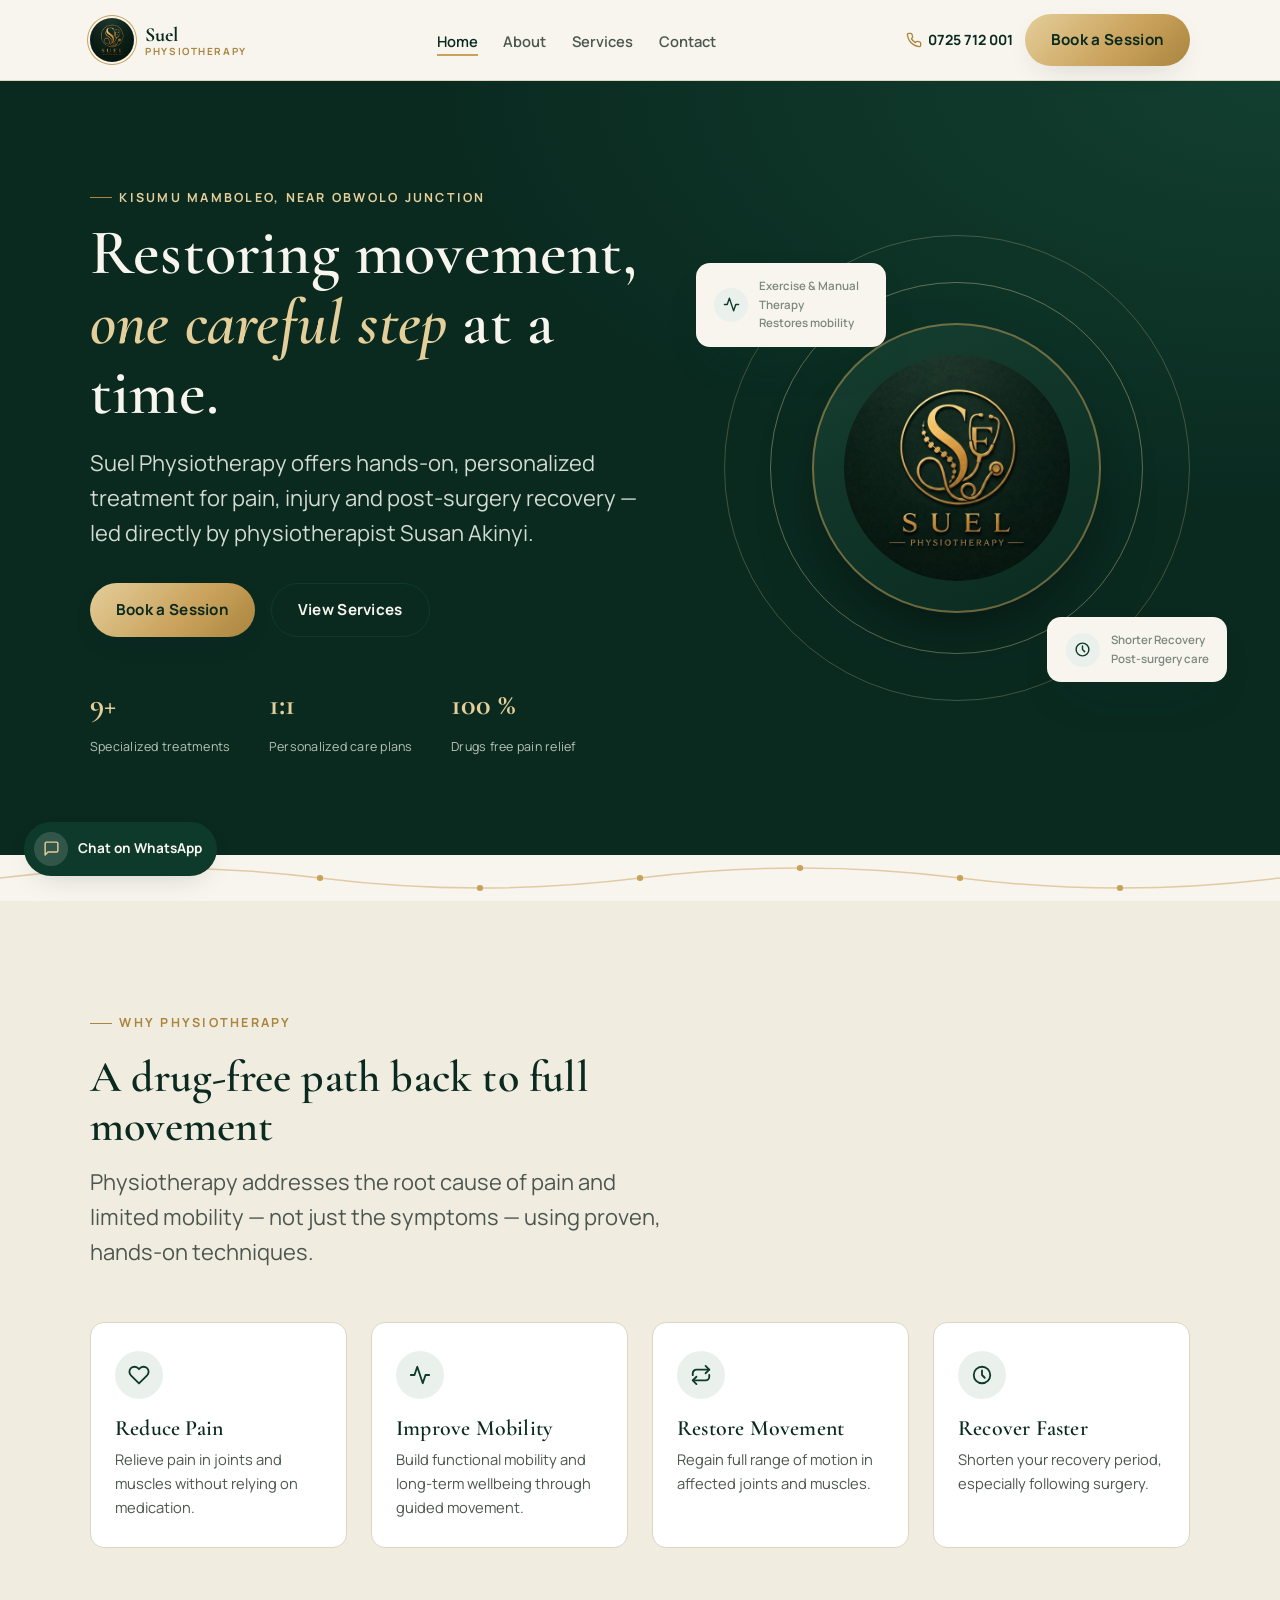
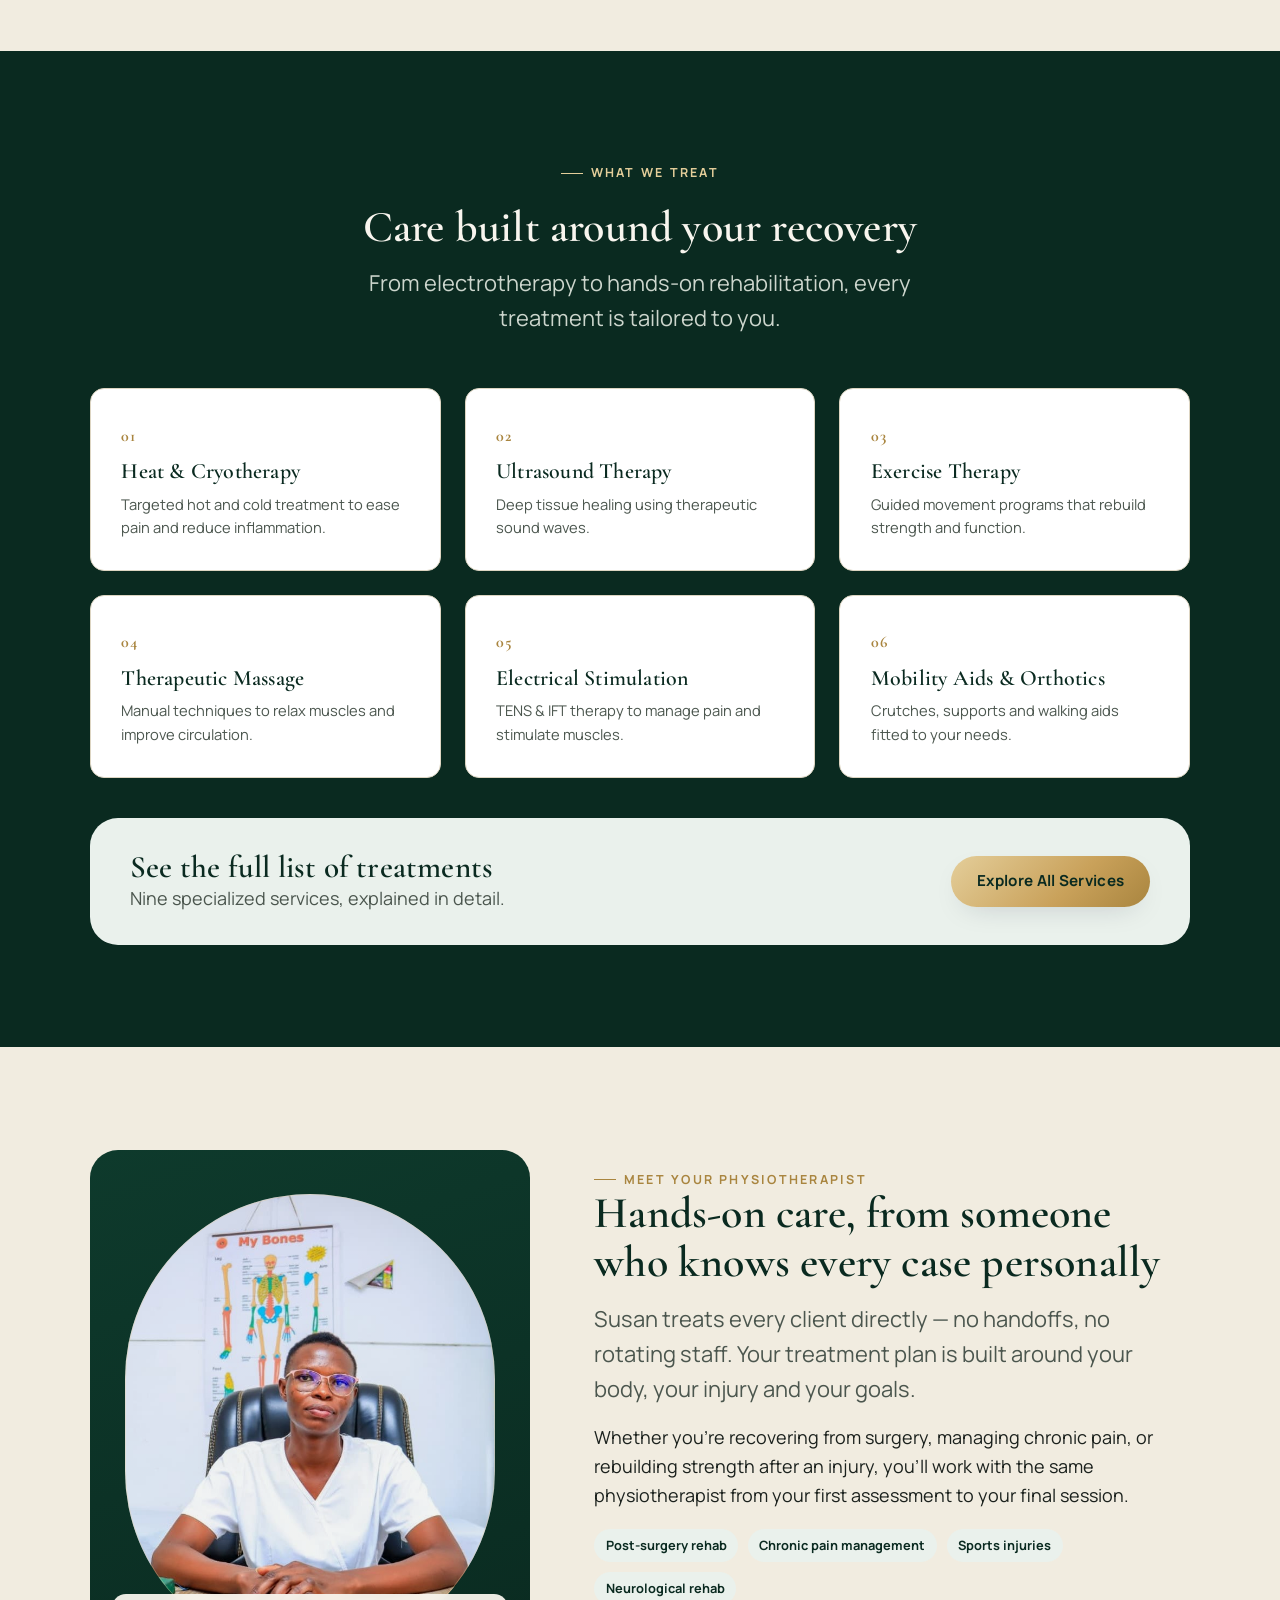
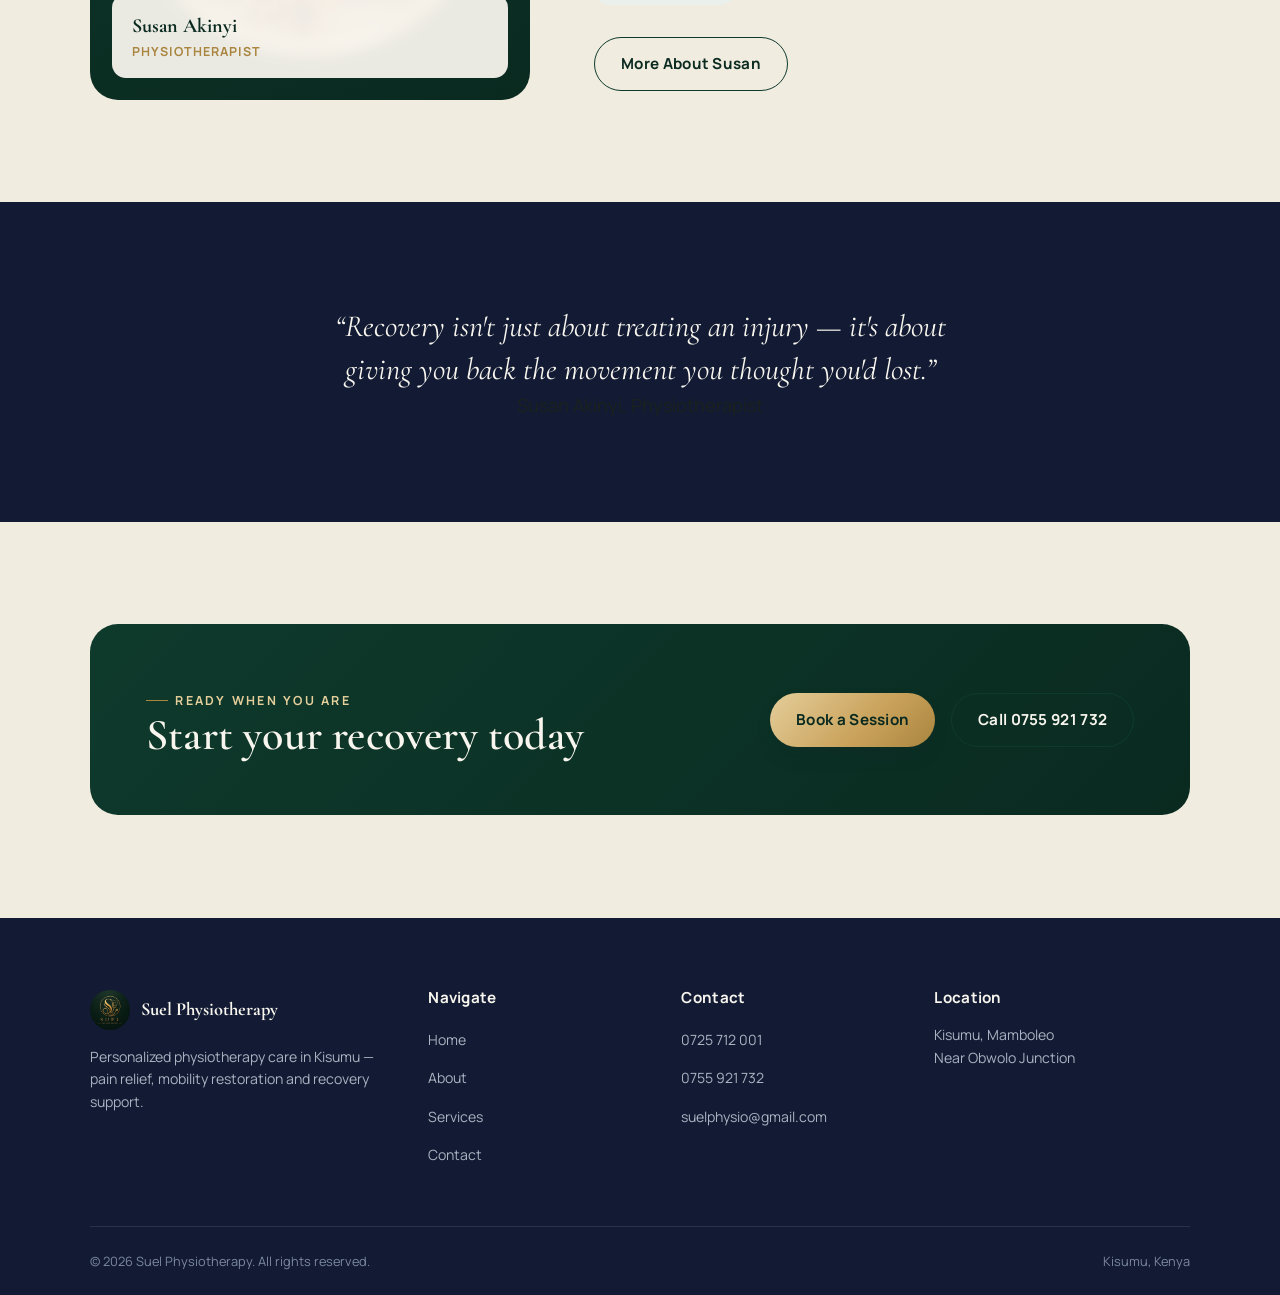
<file: index.html>
<!DOCTYPE html>
<html lang="en">
<head>
<meta charset="UTF-8">
<meta name="viewport" content="width=device-width, initial-scale=1.0">
<title>Suel Physiotherapy — Kisumu | Movement &amp; Recovery Specialists</title>
<meta name="description" content="Suel Physiotherapy in Kisumu Mamboleo offers pain relief, mobility restoration and post-surgery recovery care led by physiotherapist Susan Akinyi. Book a session today.">
<link rel="icon" type="image/jpeg" href="./assets/logo.jpg.jpeg">
<link rel="stylesheet" href="css/styles.css">
</head>
<body>

<a class="visually-hidden" href="#main">Skip to content</a>

<!-- ============ HEADER ============ -->
<header class="site-header">
  <nav class="nav container" aria-label="Primary">
    <a href="index.html" class="brand">
      <img src="./assets/logo.jpg.jpeg" alt="Suel Physiotherapy logo">
      <span class="brand-text">
        <span class="name">Suel</span>
        <span class="tag">Physiotherapy</span>
      </span>
    </a>

    <ul class="nav-links" id="navLinks">
      <li class="nav-close-wrap">
        <button class="nav-close" id="navClose" aria-label="Close menu">
          <svg viewBox="0 0 24 24" fill="none" stroke="currentColor" stroke-width="2" stroke-linecap="round"><path d="M18 6 6 18M6 6l12 12"/></svg>
        </button>
      </li>
      <li><a href="index.html" aria-current="page">Home</a></li>
      <li><a href="about.html">About</a></li>
      <li><a href="services.html">Services</a></li>
      <li><a href="contact.html">Contact</a></li>
    </ul>

    <div class="nav-cta">
      <a class="nav-call" href="tel:+254725712001">
        <svg viewBox="0 0 24 24" fill="none" stroke-width="2" stroke-linecap="round" stroke-linejoin="round"><path d="M22 16.92v3a2 2 0 0 1-2.18 2 19.79 19.79 0 0 1-8.63-3.07 19.5 19.5 0 0 1-6-6 19.79 19.79 0 0 1-3.07-8.67A2 2 0 0 1 4.11 2h3a2 2 0 0 1 2 1.72c.127.96.362 1.903.7 2.81a2 2 0 0 1-.45 2.11L8.09 9.91a16 16 0 0 0 6 6l1.27-1.27a2 2 0 0 1 2.11-.45c.907.338 1.85.573 2.81.7A2 2 0 0 1 22 16.92z"/></svg>
        0725 712 001
      </a>
      <a class="btn btn-primary" href="contact.html">Book a Session</a>
    </div>

    <button class="nav-toggle" id="navToggle" aria-label="Toggle menu" aria-expanded="false" aria-controls="navLinks">
      <span></span><span></span><span></span>
    </button>
  </nav>
</header>
<div class="nav-backdrop" id="navBackdrop"></div>

<main id="main">

  <!-- ============ HERO ============ -->
  <section class="hero">
    <div class="container hero-grid">
      <div class="hero-copy">
        <span class="eyebrow">Kisumu Mamboleo, near Obwolo Junction</span>
        <h1>Restoring movement,<br><em>one careful step</em> at a time.</h1>
        <p class="lede">Suel Physiotherapy offers hands-on, personalized treatment for pain, injury and post-surgery recovery — led directly by physiotherapist Susan Akinyi.</p>
        <div class="hero-actions">
          <a class="btn btn-primary" href="contact.html">Book a Session</a>
          <a class="btn btn-secondary" href="services.html">View Services</a>
        </div>
        <div class="hero-trust">
          <div><strong>9+</strong><span>Specialized treatments</span></div>
          <div><strong>1:1</strong><span>Personalized care plans</span></div>
          <div><strong>100 %</strong><span>Drugs free pain relief</span></div>
        </div>
      </div>

      <div class="hero-visual" aria-hidden="true">
        <div class="hero-ring r1"></div>
        <div class="hero-ring r2"></div>
        <div class="hero-badge">
          <img src="./assets/logo.jpg.jpeg" alt="">
        </div>
        <div class="hero-float-card fc-1">
          <span class="dot"><svg viewBox="0 0 24 24" fill="none" stroke-width="2" stroke-linecap="round" stroke-linejoin="round"><path d="M22 12h-4l-3 9L9 3l-3 9H2"/></svg></span>
          <span>Exercise &amp; Manual Therapy<span>Restores mobility</span></span>
        </div>
        <div class="hero-float-card fc-2">
          <span class="dot"><svg viewBox="0 0 24 24" fill="none" stroke-width="2" stroke-linecap="round" stroke-linejoin="round"><circle cx="12" cy="12" r="9"/><path d="M12 7v5l3 3"/></svg></span>
          <span>Shorter Recovery<span>Post-surgery care</span></span>
        </div>
      </div>
    </div>
  </section>

  <svg class="spine-divider" viewBox="0 0 1200 46" preserveAspectRatio="none" aria-hidden="true">
    <path d="M0 23 Q150 3 300 23 T600 23 T900 23 T1200 23" fill="none" stroke-width="1.5" opacity="0.5"/>
    <circle cx="150" cy="13" r="3"/><circle cx="300" cy="23" r="3"/><circle cx="450" cy="33" r="3"/>
    <circle cx="600" cy="23" r="3"/><circle cx="750" cy="13" r="3"/><circle cx="900" cy="23" r="3"/><circle cx="1050" cy="33" r="3"/>
  </svg>

  <!-- ============ WHY PHYSIOTHERAPY ============ -->
  <section class="bg-alt">
    <div class="container">
      <div class="section-head reveal">
        <span class="eyebrow">Why physiotherapy</span>
        <h2>A drug-free path back to full movement</h2>
        <p class="lede">Physiotherapy addresses the root cause of pain and limited mobility — not just the symptoms — using proven, hands-on techniques.</p>
      </div>

      <div class="why-grid">
        <div class="why-card reveal">
          <span class="why-icon"><svg viewBox="0 0 24 24" fill="none" stroke-width="2" stroke-linecap="round" stroke-linejoin="round"><path d="M20.84 4.61a5.5 5.5 0 0 0-7.78 0L12 5.67l-1.06-1.06a5.5 5.5 0 0 0-7.78 7.78l1.06 1.06L12 21.23l7.78-7.78 1.06-1.06a5.5 5.5 0 0 0 0-7.78z"/></svg></span>
          <h4>Reduce Pain</h4>
          <p>Relieve pain in joints and muscles without relying on medication.</p>
        </div>
        <div class="why-card reveal">
          <span class="why-icon"><svg viewBox="0 0 24 24" fill="none" stroke-width="2" stroke-linecap="round" stroke-linejoin="round"><path d="M22 12h-4l-3 9L9 3l-3 9H2"/></svg></span>
          <h4>Improve Mobility</h4>
          <p>Build functional mobility and long-term wellbeing through guided movement.</p>
        </div>
        <div class="why-card reveal">
          <span class="why-icon"><svg viewBox="0 0 24 24" fill="none" stroke-width="2" stroke-linecap="round" stroke-linejoin="round"><path d="M17 2.1l4 4-4 4"/><path d="M3 12.2v-2a4 4 0 0 1 4-4h14"/><path d="M7 21.9l-4-4 4-4"/><path d="M21 11.8v2a4 4 0 0 1-4 4H3"/></svg></span>
          <h4>Restore Movement</h4>
          <p>Regain full range of motion in affected joints and muscles.</p>
        </div>
        <div class="why-card reveal">
          <span class="why-icon"><svg viewBox="0 0 24 24" fill="none" stroke-width="2" stroke-linecap="round" stroke-linejoin="round"><circle cx="12" cy="12" r="9"/><path d="M12 7v5l3 3"/></svg></span>
          <h4>Recover Faster</h4>
          <p>Shorten your recovery period, especially following surgery.</p>
        </div>
      </div>
    </div>
  </section>

  <!-- ============ SERVICES PREVIEW ============ -->
  <section class="bg-forest on-dark">
    <div class="container">
      <div class="section-head center reveal">
        <span class="eyebrow">What we treat</span>
        <h2>Care built around your recovery</h2>
        <p class="lede">From electrotherapy to hands-on rehabilitation, every treatment is tailored to you.</p>
      </div>

      <div class="services-grid">
        <div class="service-card reveal">
          <span class="service-num">01</span>
          <h3>Heat &amp; Cryotherapy</h3>
          <p>Targeted hot and cold treatment to ease pain and reduce inflammation.</p>
        </div>
        <div class="service-card reveal">
          <span class="service-num">02</span>
          <h3>Ultrasound Therapy</h3>
          <p>Deep tissue healing using therapeutic sound waves.</p>
        </div>
        <div class="service-card reveal">
          <span class="service-num">03</span>
          <h3>Exercise Therapy</h3>
          <p>Guided movement programs that rebuild strength and function.</p>
        </div>
        <div class="service-card reveal">
          <span class="service-num">04</span>
          <h3>Therapeutic Massage</h3>
          <p>Manual techniques to relax muscles and improve circulation.</p>
        </div>
        <div class="service-card reveal">
          <span class="service-num">05</span>
          <h3>Electrical Stimulation</h3>
          <p>TENS &amp; IFT therapy to manage pain and stimulate muscles.</p>
        </div>
        <div class="service-card reveal">
          <span class="service-num">06</span>
          <h3>Mobility Aids &amp; Orthotics</h3>
          <p>Crutches, supports and walking aids fitted to your needs.</p>
        </div>
      </div>

      <div class="services-cta reveal">
        <div>
          <h3 style="color: var(--forest-darker);">See the full list of treatments</h3>
          <p style="color: var(--ink-soft);">Nine specialized services, explained in detail.</p>
        </div>
        <a class="btn btn-primary" href="services.html">Explore All Services</a>
      </div>
    </div>
  </section>

  <!-- ============ ABOUT TEASER ============ -->
  <section class="bg-alt">
    <div class="container split">
      <div class="split-media reveal">
        <div class="ring-deco"></div>
        <img src="./assets/susan.jpg.jpeg" alt="Susan, physiotherapist">
        <div class="credential-pill">
          <div class="name">Susan Akinyi</div>
          <div class="role">Physiotherapist</div>
        </div>
      </div>
      <div class="split-copy reveal">
        <span class="eyebrow">Meet your physiotherapist</span>
        <h2>Hands-on care, from someone who knows every case personally</h2>
        <p class="lede">Susan treats every client directly — no handoffs, no rotating staff. Your treatment plan is built around your body, your injury and your goals.</p>
        <p>Whether you're recovering from surgery, managing chronic pain, or rebuilding strength after an injury, you'll work with the same physiotherapist from your first assessment to your final session.</p>
        <ul class="badge-list">
          <li>Post-surgery rehab</li>
          <li>Chronic pain management</li>
          <li>Sports injuries</li>
          <li>Neurological rehab</li>
        </ul>
        <div class="hero-actions">
          <a class="btn btn-secondary" href="about.html">More About Susan</a>
        </div>
      </div>
    </div>
  </section>

  <!-- ============ QUOTE STRIP ============ -->
  <section class="bg-navy">
    <div class="container quote-strip reveal">
      <blockquote>&ldquo;Recovery isn't just about treating an injury — it's about giving you back the movement you thought you'd lost.&rdquo;</blockquote>
      Susan Akinyi, Physiotherapist
    </div>
  </section>

  <!-- ============ CTA BANNER ============ -->
  <section class="bg-alt">
    <div class="container">
      <div class="cta-banner reveal">
        <div>
          <span class="eyebrow" style="color: var(--gold-soft);">Ready when you are</span>
          <h2>Start your recovery today</h2>
        </div>
        <div class="cta-actions">
          <a class="btn btn-primary" href="contact.html">Book a Session</a>
          <a class="btn btn-secondary" href="tel:+254755921732">Call 0755 921 732</a>
        </div>
      </div>
    </div>
  </section>

</main>

<!-- ============ FOOTER ============ -->
<footer class="site-footer">
  <div class="container">
    <div class="footer-grid">
      <div class="footer-col">
        <div class="footer-brand">
          <img src="./assets/logo.jpg.jpeg" alt="Suel Physiotherapy logo">
          <span class="name">Suel Physiotherapy</span>
        </div>
        <p class="desc">Personalized physiotherapy care in Kisumu — pain relief, mobility restoration and recovery support.</p>
      </div>
      <div class="footer-col">
        <h4>Navigate</h4>
        <ul>
          <li><a href="index.html">Home</a></li>
          <li><a href="about.html">About</a></li>
          <li><a href="services.html">Services</a></li>
          <li><a href="contact.html">Contact</a></li>
        </ul>
      </div>
      <div class="footer-col">
        <h4>Contact</h4>
        <ul>
          <li><a href="tel:+254725712001">0725 712 001</a></li>
          <li><a href="tel:+254755921732">0755 921 732</a></li>
          <li><a href="mailto:suelphysio@gmail.com">suelphysio@gmail.com</a></li>
        </ul>
      </div>
      <div class="footer-col">
        <h4>Location</h4>
        <p>Kisumu, Mamboleo<br>Near Obwolo Junction</p>
      </div>
    </div>
    <div class="footer-bottom">
      <span>&copy; <span id="year"></span> Suel Physiotherapy. All rights reserved.</span>
      <span>Kisumu, Kenya</span>
    </div>
  </div>
</footer>

<a class="whatsapp-fab" href="https://wa.me/254755921732?text=Hi%20Suel%20Physiotherapy%2C%20I%27d%20like%20to%20book%20a%20session." target="_blank" rel="noopener">
  <span class="ic"><svg viewBox="0 0 24 24" fill="none" stroke-width="2" stroke-linecap="round" stroke-linejoin="round"><path d="M21 15a2 2 0 0 1-2 2H7l-4 4V5a2 2 0 0 1 2-2h14a2 2 0 0 1 2 2z"/></svg></span>
  <span>Chat on WhatsApp</span>
</a>

<button class="back-to-top" id="backToTop" aria-label="Back to top">
  <svg viewBox="0 0 24 24" fill="none" stroke-width="2" stroke-linecap="round" stroke-linejoin="round"><path d="M18 15l-6-6-6 6"/></svg>
</button>

<script src="js/main.js"></script>
</body>
</html>
</file>
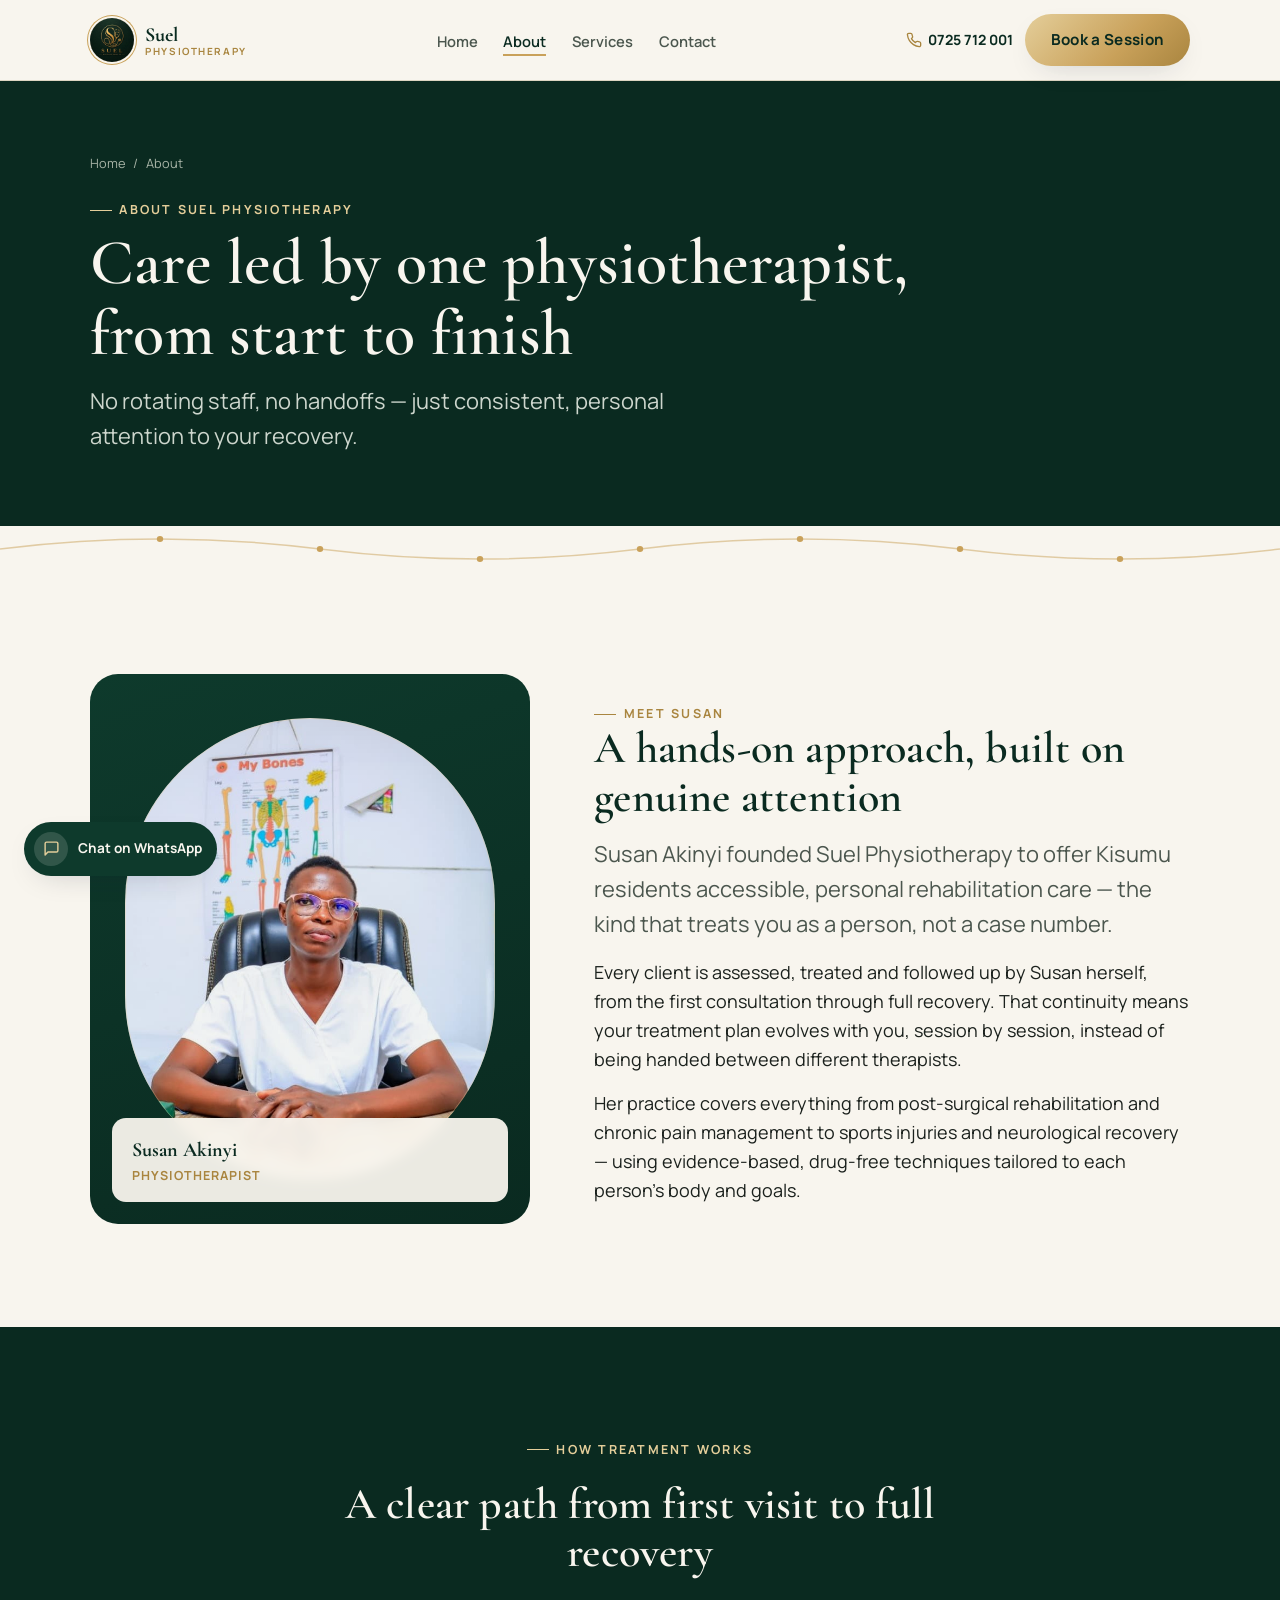
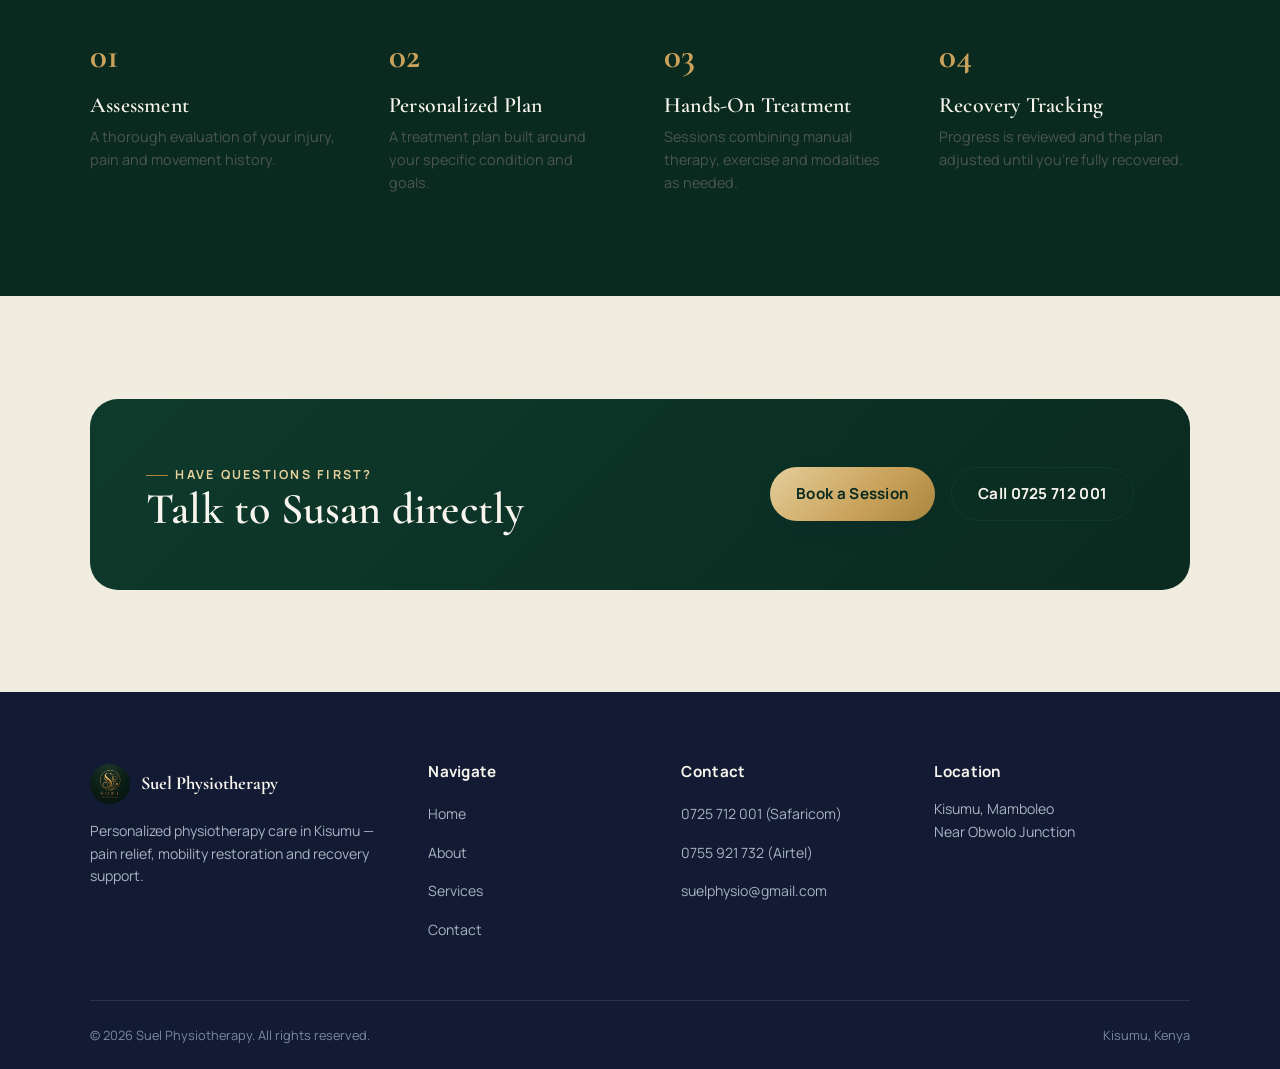
<file: about.html>
<!DOCTYPE html>
<html lang="en">
<head>
<meta charset="UTF-8">
<meta name="viewport" content="width=device-width, initial-scale=1.0">
<title>About Susan Akinyi — Suel Physiotherapy</title>
<meta name="description" content="Meet Susan Akinyi, the physiotherapist behind Suel Physiotherapy in Kisumu. Learn her approach to personalized, hands-on recovery care.">
<link rel="icon" type="image/jpeg" href="./assets/logo.jpg.jpeg">
<link rel="stylesheet" href="css/styles.css">
</head>
<body>

<a class="visually-hidden" href="#main">Skip to content</a>

<header class="site-header">
  <nav class="nav container" aria-label="Primary">
    <a href="index.html" class="brand">
      <img src="./assets/logo.jpg.jpeg" alt="Suel Physiotherapy logo">
      <span class="brand-text">
        <span class="name">Suel</span>
        <span class="tag">Physiotherapy</span>
      </span>
    </a>
    <ul class="nav-links" id="navLinks">
      <li class="nav-close-wrap">
        <button class="nav-close" id="navClose" aria-label="Close menu">
          <svg viewBox="0 0 24 24" fill="none" stroke="currentColor" stroke-width="2" stroke-linecap="round"><path d="M18 6 6 18M6 6l12 12"/></svg>
        </button>
      </li>
      <li><a href="index.html">Home</a></li>
      <li><a href="about.html" aria-current="page">About</a></li>
      <li><a href="services.html">Services</a></li>
      <li><a href="contact.html">Contact</a></li>
    </ul>
    <div class="nav-cta">
      <a class="nav-call" href="tel:+254725712001">
        <svg viewBox="0 0 24 24" fill="none" stroke-width="2" stroke-linecap="round" stroke-linejoin="round"><path d="M22 16.92v3a2 2 0 0 1-2.18 2 19.79 19.79 0 0 1-8.63-3.07 19.5 19.5 0 0 1-6-6 19.79 19.79 0 0 1-3.07-8.67A2 2 0 0 1 4.11 2h3a2 2 0 0 1 2 1.72c.127.96.362 1.903.7 2.81a2 2 0 0 1-.45 2.11L8.09 9.91a16 16 0 0 0 6 6l1.27-1.27a2 2 0 0 1 2.11-.45c.907.338 1.85.573 2.81.7A2 2 0 0 1 22 16.92z"/></svg>
        0725 712 001
      </a>
      <a class="btn btn-primary" href="contact.html">Book a Session</a>
    </div>
    <button class="nav-toggle" id="navToggle" aria-label="Toggle menu" aria-expanded="false" aria-controls="navLinks">
      <span></span><span></span><span></span>
    </button>
  </nav>
</header>
<div class="nav-backdrop" id="navBackdrop"></div>

<main id="main">

  <section class="page-intro on-dark">
    <div class="container">
      <div class="breadcrumb"><a href="index.html">Home</a> <span>/</span> <span>About</span></div>
      <span class="eyebrow">About Suel Physiotherapy</span>
      <h1>Care led by one physiotherapist,<br>from start to finish</h1>
      <p class="lede">No rotating staff, no handoffs — just consistent, personal attention to your recovery.</p>
    </div>
  </section>

  <svg class="spine-divider" viewBox="0 0 1200 46" preserveAspectRatio="none" aria-hidden="true">
    <path d="M0 23 Q150 3 300 23 T600 23 T900 23 T1200 23" fill="none" stroke-width="1.5" opacity="0.5"/>
    <circle cx="150" cy="13" r="3"/><circle cx="300" cy="23" r="3"/><circle cx="450" cy="33" r="3"/>
    <circle cx="600" cy="23" r="3"/><circle cx="750" cy="13" r="3"/><circle cx="900" cy="23" r="3"/><circle cx="1050" cy="33" r="3"/>
  </svg>

  <section>
    <div class="container split">
      <div class="split-media reveal">
        <div class="ring-deco"></div>
        <img src="./assets/susan.jpg.jpeg" alt="Susan, Physiotherapist">
        <div class="credential-pill">
          <div class="name">Susan Akinyi</div>
          <div class="role">Physiotherapist</div>
        </div>
      </div>
      <div class="split-copy reveal">
        <span class="eyebrow">Meet Susan</span>
        <h2>A hands-on approach, built on genuine attention</h2>
        <p class="lede">Susan Akinyi founded Suel Physiotherapy to offer Kisumu residents accessible, personal rehabilitation care — the kind that treats you as a person, not a case number.</p>
        <p>Every client is assessed, treated and followed up by Susan herself, from the first consultation through full recovery. That continuity means your treatment plan evolves with you, session by session, instead of being handed between different therapists.</p>
        <p>Her practice covers everything from post-surgical rehabilitation and chronic pain management to sports injuries and neurological recovery — using evidence-based, drug-free techniques tailored to each person's body and goals.</p>
      </div>
    </div>
  </section>

  <section class="bg-forest on-dark">
    <div class="container">
      <div class="section-head center reveal">
        <span class="eyebrow">How treatment works</span>
        <h2>A clear path from first visit to full recovery</h2>
      </div>

      <div class="steps">
        <div class="step reveal">
          <span class="step-index">01</span>
          <h4>Assessment</h4>
          <p>A thorough evaluation of your injury, pain and movement history.</p>
        </div>
        <div class="step reveal">
          <span class="step-index">02</span>
          <h4>Personalized Plan</h4>
          <p>A treatment plan built around your specific condition and goals.</p>
        </div>
        <div class="step reveal">
          <span class="step-index">03</span>
          <h4>Hands-On Treatment</h4>
          <p>Sessions combining manual therapy, exercise and modalities as needed.</p>
        </div>
        <div class="step reveal">
          <span class="step-index">04</span>
          <h4>Recovery Tracking</h4>
          <p>Progress is reviewed and the plan adjusted until you're fully recovered.</p>
        </div>
      </div>
    </div>
  </section>

  <section class="bg-alt">
    <div class="container">
      <div class="cta-banner reveal" style="background: linear-gradient(135deg, var(--forest), var(--forest-darker));">
        <div>
          <span class="eyebrow" style="color: var(--gold-soft);">Have questions first?</span>
          <h2>Talk to Susan directly</h2>
        </div>
        <div class="cta-actions">
          <a class="btn btn-primary" href="contact.html">Book a Session</a>
          <a class="btn btn-secondary" href="tel:+254725712001">Call 0725 712 001</a>
        </div>
      </div>
    </div>
  </section>

</main>

<footer class="site-footer">
  <div class="container">
    <div class="footer-grid">
      <div class="footer-col">
        <div class="footer-brand">
          <img src="./assets/logo.jpg.jpeg" alt="Suel Physiotherapy logo">
          <span class="name">Suel Physiotherapy</span>
        </div>
        <p class="desc">Personalized physiotherapy care in Kisumu — pain relief, mobility restoration and recovery support.</p>
      </div>
      <div class="footer-col">
        <h4>Navigate</h4>
        <ul>
          <li><a href="index.html">Home</a></li>
          <li><a href="about.html">About</a></li>
          <li><a href="services.html">Services</a></li>
          <li><a href="contact.html">Contact</a></li>
        </ul>
      </div>
      <div class="footer-col">
        <h4>Contact</h4>
        <ul>
          <li><a href="tel:+254725712001">0725 712 001 (Safaricom)</a></li>
          <li><a href="tel:+254755921732">0755 921 732 (Airtel)</a></li>
          <li><a href="mailto:suelphysio@gmail.com">suelphysio@gmail.com</a></li>
        </ul>
      </div>
      <div class="footer-col">
        <h4>Location</h4>
        <p>Kisumu, Mamboleo<br>Near Obwolo Junction</p>
      </div>
    </div>
    <div class="footer-bottom">
      <span>&copy; <span id="year"></span> Suel Physiotherapy. All rights reserved.</span>
      <span>Kisumu, Kenya</span>
    </div>
  </div>
</footer>

<a class="whatsapp-fab" href="https://wa.me/254755921732?text=Hi%20Suel%20Physiotherapy%2C%20I%27d%20like%20to%20book%20a%20session." target="_blank" rel="noopener">
  <span class="ic"><svg viewBox="0 0 24 24" fill="none" stroke-width="2" stroke-linecap="round" stroke-linejoin="round"><path d="M21 15a2 2 0 0 1-2 2H7l-4 4V5a2 2 0 0 1 2-2h14a2 2 0 0 1 2 2z"/></svg></span>
  <span>Chat on WhatsApp</span>
</a>

<button class="back-to-top" id="backToTop" aria-label="Back to top">
  <svg viewBox="0 0 24 24" fill="none" stroke-width="2" stroke-linecap="round" stroke-linejoin="round"><path d="M18 15l-6-6-6 6"/></svg>
</button>

<script src="js/main.js"></script>
</body>
</html>
</file>
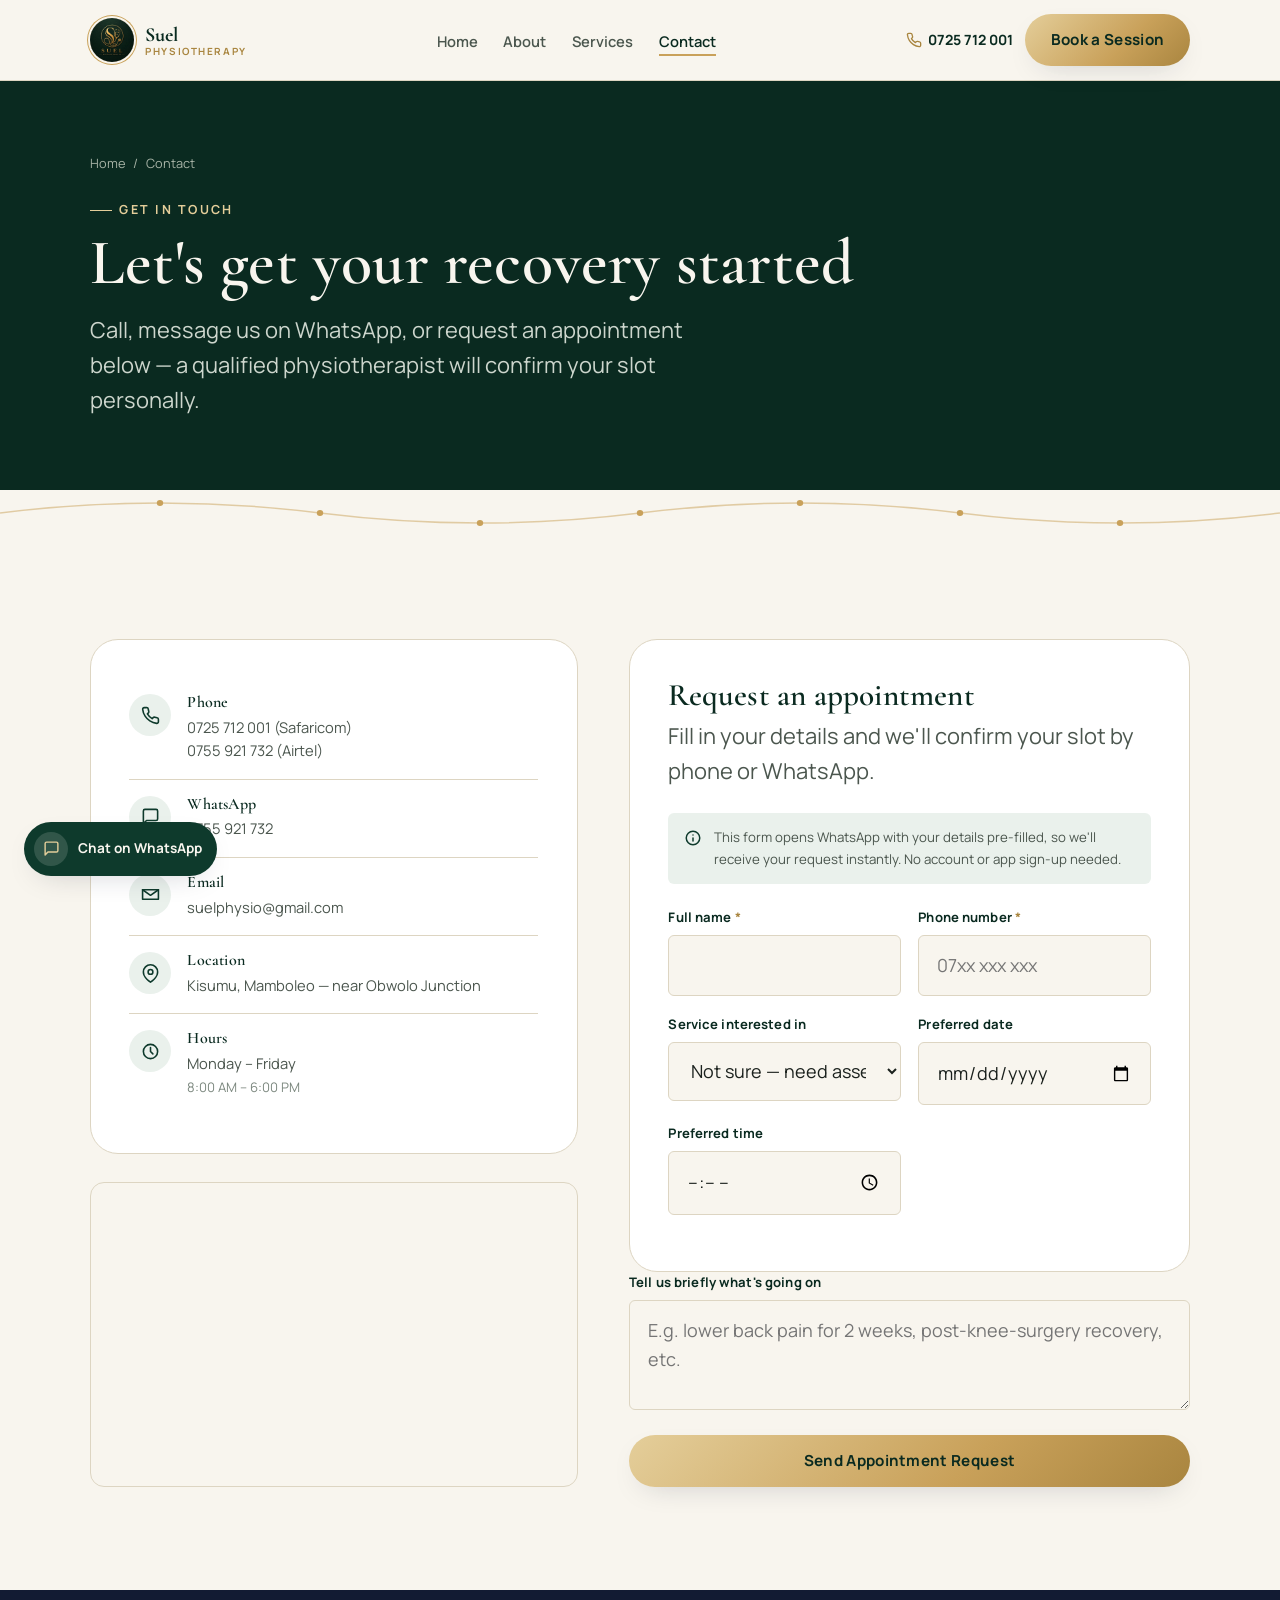
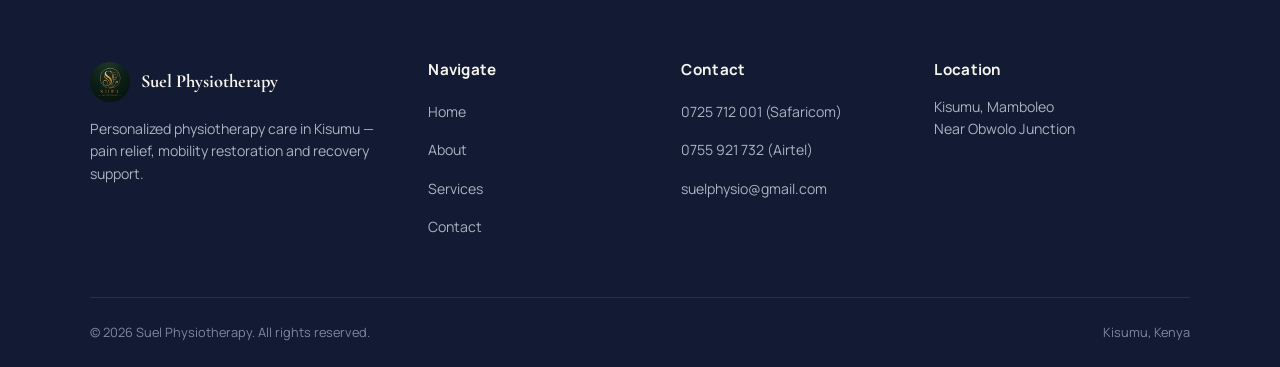
<file: contact.html>
<!DOCTYPE html>
<html lang="en">
<head>
<meta charset="UTF-8">
<meta name="viewport" content="width=device-width, initial-scale=1.0">
<title>Contact &amp; Book a Session — Suel Physiotherapy</title>
<meta name="description" content="Book a physiotherapy session at Suel Physiotherapy, Kisumu Mamboleo. Call, WhatsApp, or fill out the booking form to request an appointment with Susan Akinyi.">
<link rel="icon" type="image/jpeg" href="./assets/logo.jpg.jpeg">
<link rel="stylesheet" href="css/styles.css">
</head>
<body>

<a class="visually-hidden" href="#main">Skip to content</a>

<header class="site-header">
  <nav class="nav container" aria-label="Primary">
    <a href="index.html" class="brand">
      <img src="./assets/logo.jpg.jpeg" alt="Suel Physiotherapy logo">
      <span class="brand-text">
        <span class="name">Suel</span>
        <span class="tag">Physiotherapy</span>
      </span>
    </a>
    <ul class="nav-links" id="navLinks">
      <li class="nav-close-wrap">
        <button class="nav-close" id="navClose" aria-label="Close menu">
          <svg viewBox="0 0 24 24" fill="none" stroke="currentColor" stroke-width="2" stroke-linecap="round"><path d="M18 6 6 18M6 6l12 12"/></svg>
        </button>
      </li>
      <li><a href="index.html">Home</a></li>
      <li><a href="about.html">About</a></li>
      <li><a href="services.html">Services</a></li>
      <li><a href="contact.html" aria-current="page">Contact</a></li>
    </ul>
    <div class="nav-cta">
      <a class="nav-call" href="tel:+254725712001">
        <svg viewBox="0 0 24 24" fill="none" stroke-width="2" stroke-linecap="round" stroke-linejoin="round"><path d="M22 16.92v3a2 2 0 0 1-2.18 2 19.79 19.79 0 0 1-8.63-3.07 19.5 19.5 0 0 1-6-6 19.79 19.79 0 0 1-3.07-8.67A2 2 0 0 1 4.11 2h3a2 2 0 0 1 2 1.72c.127.96.362 1.903.7 2.81a2 2 0 0 1-.45 2.11L8.09 9.91a16 16 0 0 0 6 6l1.27-1.27a2 2 0 0 1 2.11-.45c.907.338 1.85.573 2.81.7A2 2 0 0 1 22 16.92z"/></svg>
        0725 712 001
      </a>
      <a class="btn btn-primary" href="contact.html">Book a Session</a>
    </div>
    <button class="nav-toggle" id="navToggle" aria-label="Toggle menu" aria-expanded="false" aria-controls="navLinks">
      <span></span><span></span><span></span>
    </button>
  </nav>
</header>
<div class="nav-backdrop" id="navBackdrop"></div>

<main id="main">

  <section class="page-intro on-dark">
    <div class="container">
      <div class="breadcrumb"><a href="index.html">Home</a> <span>/</span> <span>Contact</span></div>
      <span class="eyebrow">Get in touch</span>
      <h1>Let's get your recovery started</h1>
      <p class="lede">Call, message us on WhatsApp, or request an appointment below — a qualified physiotherapist will confirm your slot personally.</p>
    </div>
  </section>

  <svg class="spine-divider" viewBox="0 0 1200 46" preserveAspectRatio="none" aria-hidden="true">
    <path d="M0 23 Q150 3 300 23 T600 23 T900 23 T1200 23" fill="none" stroke-width="1.5" opacity="0.5"/>
    <circle cx="150" cy="13" r="3"/><circle cx="300" cy="23" r="3"/><circle cx="450" cy="33" r="3"/>
    <circle cx="600" cy="23" r="3"/><circle cx="750" cy="13" r="3"/><circle cx="900" cy="23" r="3"/><circle cx="1050" cy="33" r="3"/>
  </svg>

  <section>
    <div class="container contact-grid">

      <!-- Contact details -->
      <div class="reveal">
        <div class="contact-card">
          <div class="contact-item">
            <span class="dot"><svg viewBox="0 0 24 24" fill="none" stroke-width="2" stroke-linecap="round" stroke-linejoin="round"><path d="M22 16.92v3a2 2 0 0 1-2.18 2 19.79 19.79 0 0 1-8.63-3.07 19.5 19.5 0 0 1-6-6 19.79 19.79 0 0 1-3.07-8.67A2 2 0 0 1 4.11 2h3a2 2 0 0 1 2 1.72c.127.96.362 1.903.7 2.81a2 2 0 0 1-.45 2.11L8.09 9.91a16 16 0 0 0 6 6l1.27-1.27a2 2 0 0 1 2.11-.45c.907.338 1.85.573 2.81.7A2 2 0 0 1 22 16.92z"/></svg></span>
            <div>
              <h4>Phone</h4>
              <a href="tel:+254725712001">0725 712 001 (Safaricom)</a>
              <a href="tel:+254755921732">0755 921 732 (Airtel)</a>
            </div>
          </div>
          <div class="contact-item">
            <span class="dot"><svg viewBox="0 0 24 24" fill="none" stroke-width="2" stroke-linecap="round" stroke-linejoin="round"><path d="M21 15a2 2 0 0 1-2 2H7l-4 4V5a2 2 0 0 1 2-2h14a2 2 0 0 1 2 2z"/></svg></span>
            <div>
              <h4>WhatsApp</h4>
              <a href="https://wa.me/254755921732" target="_blank" rel="noopener">0755 921 732</a>
            </div>
          </div>
          <div class="contact-item">
            <span class="dot"><svg viewBox="0 0 24 24" fill="none" stroke-width="2" stroke-linecap="round" stroke-linejoin="round"><path d="M4 4h16v16H4z" opacity="0"/><path d="M22 6l-10 7L2 6"/><path d="M2 6h20v12H2z"/></svg></span>
            <div>
              <h4>Email</h4>
              <a href="mailto:suelphysio@gmail.com">suelphysio@gmail.com</a>
            </div>
          </div>
          <div class="contact-item">
            <span class="dot"><svg viewBox="0 0 24 24" fill="none" stroke-width="2" stroke-linecap="round" stroke-linejoin="round"><path d="M21 10c0 7-9 13-9 13s-9-6-9-13a9 9 0 0 1 18 0z"/><circle cx="12" cy="10" r="3"/></svg></span>
            <div>
              <h4>Location</h4>
              <p>Kisumu, Mamboleo — near Obwolo Junction</p>
            </div>
          </div>
          <div class="contact-item">
            <span class="dot"><svg viewBox="0 0 24 24" fill="none" stroke-width="2" stroke-linecap="round" stroke-linejoin="round"><circle cx="12" cy="12" r="9"/><path d="M12 7v5l3 3"/></svg></span>
            <div>
              <h4>Hours</h4>
              <p>Monday – Friday<br><span style="font-size:0.82rem;color:var(--ink-faint);">8:00 AM – 6:00 PM</span></p>
            </div>
          </div>
        </div>

        <div class="map-wrap">
          <iframe
            src="https://maps.google.com/maps?q=Mamboleo%2C%20Kisumu%2C%20Kenya&t=&z=14&ie=UTF8&iwloc=&output=embed"
            title="Map showing Suel Physiotherapy location in Kisumu Mamboleo"
            loading="lazy"
            referrerpolicy="no-referrer-when-downgrade">
          </iframe>
        </div>
      </div>

      <!-- Booking form -->
      <div class="reveal">
        <div class="form-card">
          <h3 style="margin-bottom:0.4rem;">Request an appointment</h3>
          <p class="lede" style="margin-bottom:1.5rem;">Fill in your details and we'll confirm your slot by phone or WhatsApp.</p>

          <div class="form-note">
            <svg viewBox="0 0 24 24" fill="none" stroke-width="2" stroke-linecap="round" stroke-linejoin="round"><circle cx="12" cy="12" r="9"/><path d="M12 16v-4"/><path d="M12 8h.01"/></svg>
            <span>This form opens WhatsApp with your details pre-filled, so we'll receive your request instantly. No account or app sign-up needed.</span>
          </div>

          <form id="bookingForm" novalidate>
            <div class="form-row">
              <div class="field">
                <label for="fullName">Full name <span class="req">*</span></label>
                <input type="text" id="fullName" name="fullName" autocomplete="name" required>
                <span class="field-error">Please enter your name.</span>
              </div>
              <div class="field">
                <label for="phone">Phone number <span class="req">*</span></label>
                <input type="tel" id="phone" name="phone" autocomplete="tel" placeholder="07xx xxx xxx" required>
                <span class="field-error">Please enter a valid phone number.</span>
              </div>
            </div>

            <div class="form-row">
              <div class="field">
                <label for="service">Service interested in</label>
                <select id="service" name="service">
                  <option value="Not sure — need assessment">Not sure — need assessment</option>
                  <option value="Heat & Cryotherapy">Heat &amp; Cryotherapy</option>
                  <option value="Ultrasound Therapy">Ultrasound Therapy</option>
                  <option value="Electrical Stimulation (TENS/IFT)">Electrical Stimulation (TENS/IFT)</option>
                  <option value="Immobilization">Immobilization</option>
                  <option value="Exercise Therapy">Exercise Therapy</option>
                  <option value="Therapeutic Massage">Therapeutic Massage</option>
                  <option value="PNF">Proprioceptive Neuromuscular Facilitation</option>
                  <option value="Neuro-Developmental Therapy">Neuro-Developmental Therapy</option>
                  <option value="Orthotics & Mobility Aids">Orthotics &amp; Mobility Aids</option>
                </select>
              </div>
                <div class="field">
                  <label for="preferredDate">Preferred date</label>
                  <input type="date" id="preferredDate" name="preferredDate">
                </div>
              </div>

              <div class="form-row">
                <div class="field">
                  <label for="preferredTime">Preferred time</label>
                  <input type="time" id="preferredTime" name="preferredTime">
                </div>
                <div class="field"></div>
              </div>
              </div>

            <div class="field">
              <label for="message">Tell us briefly what's going on</label>
              <textarea id="message" name="message" placeholder="E.g. lower back pain for 2 weeks, post-knee-surgery recovery, etc."></textarea>
            </div>

            <button type="submit" class="btn btn-primary btn-block">Send Appointment Request</button>
            <div class="form-status" id="formStatus" role="status" aria-live="polite"></div>
          </form>
        </div>
      </div>

    </div>
  </section>

</main>

<footer class="site-footer">
  <div class="container">
    <div class="footer-grid">
      <div class="footer-col">
        <div class="footer-brand">
          <img src="./assets/logo.jpg.jpeg" alt="Suel Physiotherapy logo">
          <span class="name">Suel Physiotherapy</span>
        </div>
        <p class="desc">Personalized physiotherapy care in Kisumu — pain relief, mobility restoration and recovery support.</p>
      </div>
      <div class="footer-col">
        <h4>Navigate</h4>
        <ul>
          <li><a href="index.html">Home</a></li>
          <li><a href="about.html">About</a></li>
          <li><a href="services.html">Services</a></li>
          <li><a href="contact.html">Contact</a></li>
        </ul>
      </div>
      <div class="footer-col">
        <h4>Contact</h4>
        <ul>
          <li><a href="tel:+254725712001">0725 712 001 (Safaricom)</a></li>
          <li><a href="tel:+254755921732">0755 921 732 (Airtel)</a></li>
          <li><a href="mailto:suelphysio@gmail.com">suelphysio@gmail.com</a></li>
        </ul>
      </div>
      <div class="footer-col">
        <h4>Location</h4>
        <p>Kisumu, Mamboleo<br>Near Obwolo Junction</p>
      </div>
    </div>
    <div class="footer-bottom">
      <span>&copy; <span id="year"></span> Suel Physiotherapy. All rights reserved.</span>
      <span>Kisumu, Kenya</span>
    </div>
  </div>
</footer>

<a class="whatsapp-fab" href="https://wa.me/254755921732?text=Hi%20Suel%20Physiotherapy%2C%20I%27d%20like%20to%20book%20a%20session." target="_blank" rel="noopener">
  <span class="ic"><svg viewBox="0 0 24 24" fill="none" stroke-width="2" stroke-linecap="round" stroke-linejoin="round"><path d="M21 15a2 2 0 0 1-2 2H7l-4 4V5a2 2 0 0 1 2-2h14a2 2 0 0 1 2 2z"/></svg></span>
  <span>Chat on WhatsApp</span>
</a>

<button class="back-to-top" id="backToTop" aria-label="Back to top">
  <svg viewBox="0 0 24 24" fill="none" stroke-width="2" stroke-linecap="round" stroke-linejoin="round"><path d="M18 15l-6-6-6 6"/></svg>
</button>

<script src="js/main.js"></script>
</body>
</html>
</file>
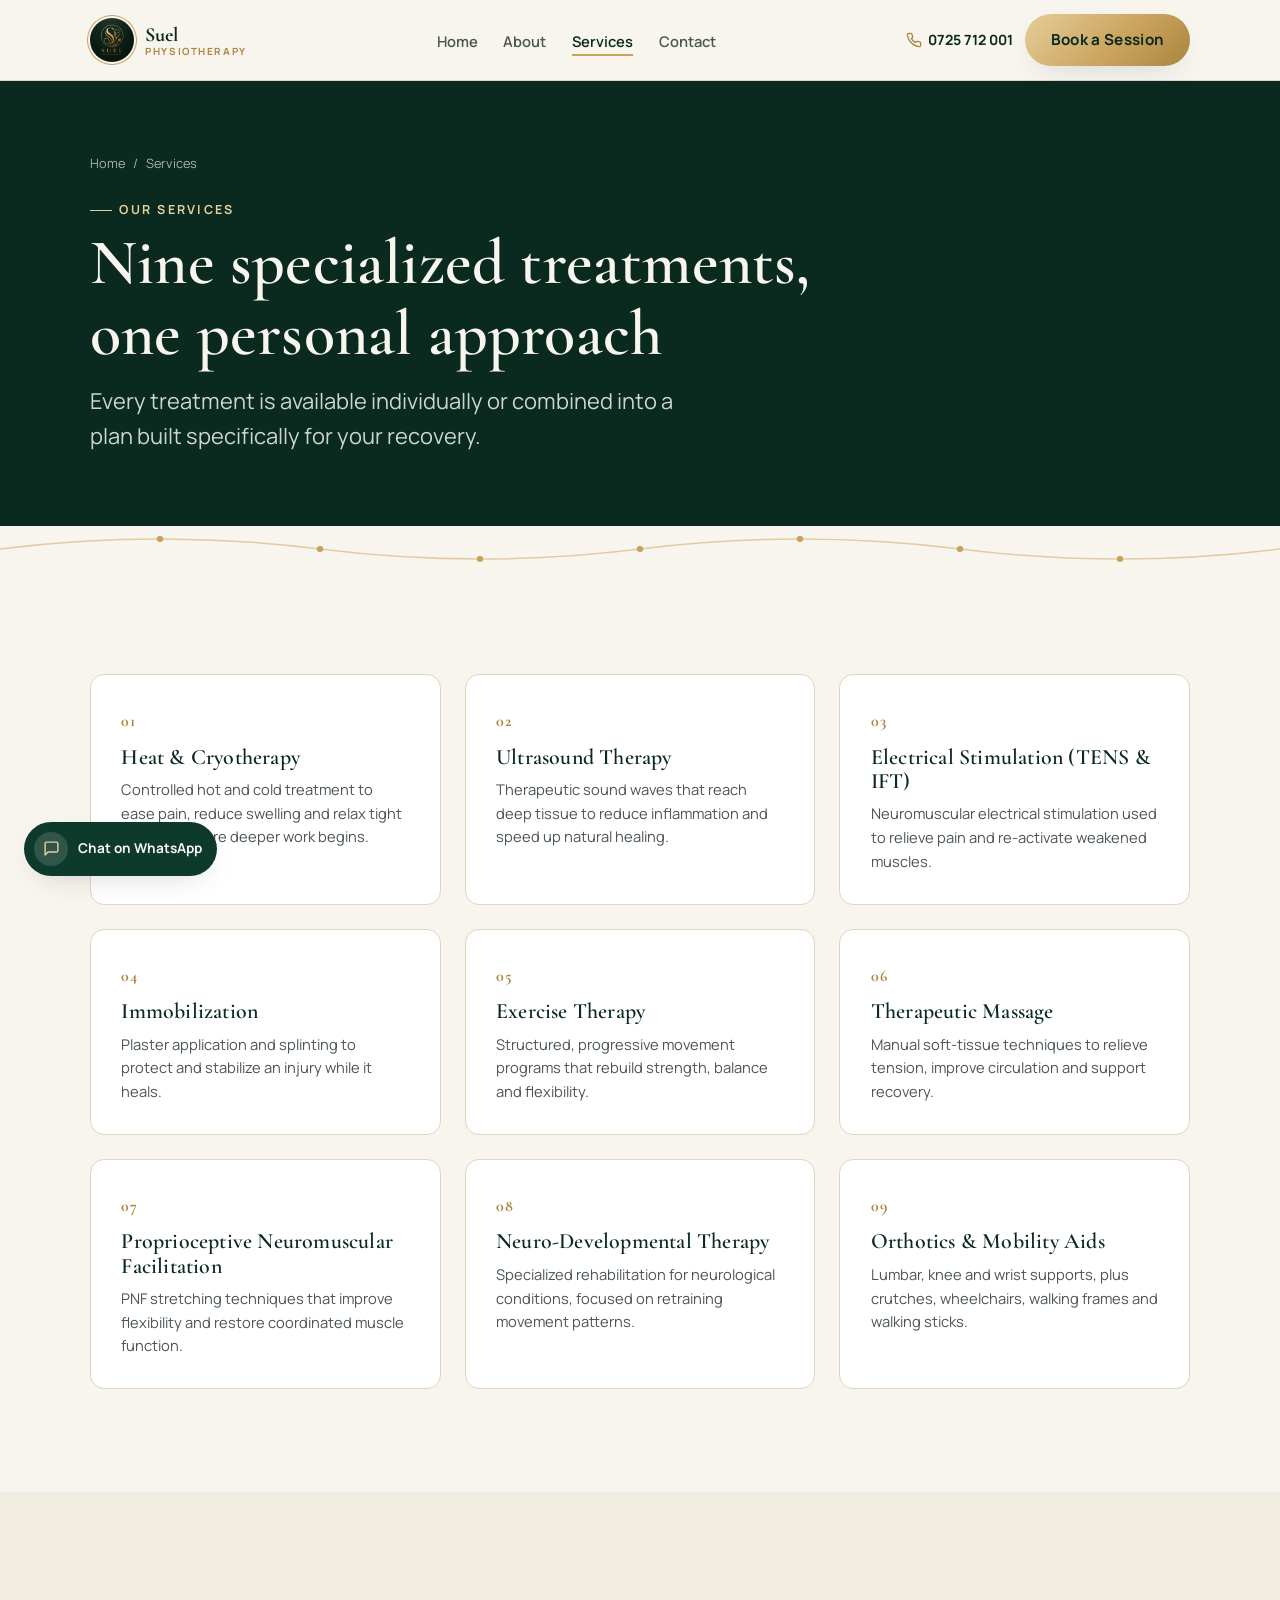
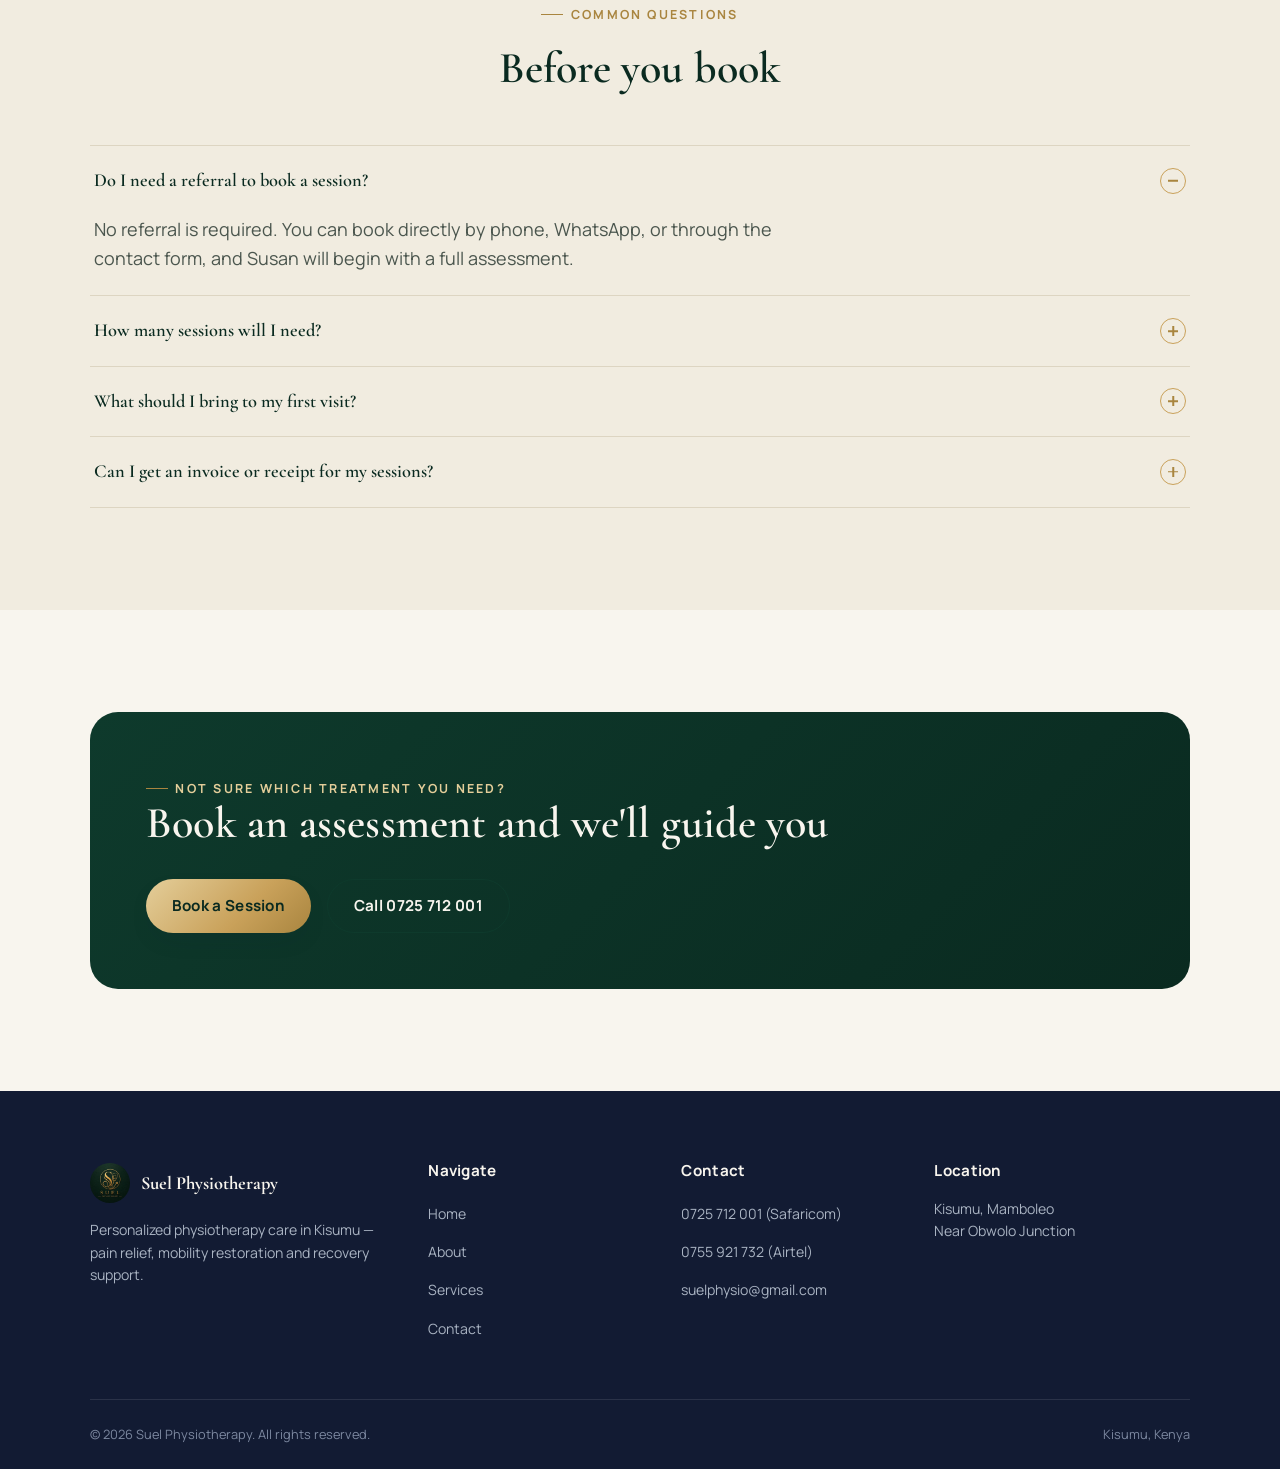
<file: services.html>
<!DOCTYPE html>
<html lang="en">
<head>
<meta charset="UTF-8">
<meta name="viewport" content="width=device-width, initial-scale=1.0">
<title>Services — Suel Physiotherapy</title>
<meta name="description" content="Explore the full range of physiotherapy treatments at Suel Physiotherapy Kisumu: heat and cryotherapy, ultrasound, TENS/IFT, exercise therapy, massage, PNF, neuro-developmental therapy, orthotics and mobility aids.">
<link rel="icon" type="image/jpeg" href="./assets/logo.jpg.jpeg">
<link rel="stylesheet" href="css/styles.css">
</head>
<body>

<a class="visually-hidden" href="#main">Skip to content</a>

<header class="site-header">
  <nav class="nav container" aria-label="Primary">
    <a href="index.html" class="brand">
      <img src="./assets/logo.jpg.jpeg" alt="Suel Physiotherapy logo">
      <span class="brand-text">
        <span class="name">Suel</span>
        <span class="tag">Physiotherapy</span>
      </span>
    </a>
    <ul class="nav-links" id="navLinks">
      <li class="nav-close-wrap">
        <button class="nav-close" id="navClose" aria-label="Close menu">
          <svg viewBox="0 0 24 24" fill="none" stroke="currentColor" stroke-width="2" stroke-linecap="round"><path d="M18 6 6 18M6 6l12 12"/></svg>
        </button>
      </li>
      <li><a href="index.html">Home</a></li>
      <li><a href="about.html">About</a></li>
      <li><a href="services.html" aria-current="page">Services</a></li>
      <li><a href="contact.html">Contact</a></li>
    </ul>
    <div class="nav-cta">
      <a class="nav-call" href="tel:+254725712001">
        <svg viewBox="0 0 24 24" fill="none" stroke-width="2" stroke-linecap="round" stroke-linejoin="round"><path d="M22 16.92v3a2 2 0 0 1-2.18 2 19.79 19.79 0 0 1-8.63-3.07 19.5 19.5 0 0 1-6-6 19.79 19.79 0 0 1-3.07-8.67A2 2 0 0 1 4.11 2h3a2 2 0 0 1 2 1.72c.127.96.362 1.903.7 2.81a2 2 0 0 1-.45 2.11L8.09 9.91a16 16 0 0 0 6 6l1.27-1.27a2 2 0 0 1 2.11-.45c.907.338 1.85.573 2.81.7A2 2 0 0 1 22 16.92z"/></svg>
        0725 712 001
      </a>
      <a class="btn btn-primary" href="contact.html">Book a Session</a>
    </div>
    <button class="nav-toggle" id="navToggle" aria-label="Toggle menu" aria-expanded="false" aria-controls="navLinks">
      <span></span><span></span><span></span>
    </button>
  </nav>
</header>
<div class="nav-backdrop" id="navBackdrop"></div>

<main id="main">

  <section class="page-intro on-dark">
    <div class="container">
      <div class="breadcrumb"><a href="index.html">Home</a> <span>/</span> <span>Services</span></div>
      <span class="eyebrow">Our services</span>
      <h1>Nine specialized treatments,<br>one personal approach</h1>
      <p class="lede">Every treatment is available individually or combined into a plan built specifically for your recovery.</p>
    </div>
  </section>

  <svg class="spine-divider" viewBox="0 0 1200 46" preserveAspectRatio="none" aria-hidden="true">
    <path d="M0 23 Q150 3 300 23 T600 23 T900 23 T1200 23" fill="none" stroke-width="1.5" opacity="0.5"/>
    <circle cx="150" cy="13" r="3"/><circle cx="300" cy="23" r="3"/><circle cx="450" cy="33" r="3"/>
    <circle cx="600" cy="23" r="3"/><circle cx="750" cy="13" r="3"/><circle cx="900" cy="23" r="3"/><circle cx="1050" cy="33" r="3"/>
  </svg>

  <section>
    <div class="container">
      <div class="services-grid">

        <div class="service-card reveal">
          <span class="service-num">01</span>
          <h3>Heat &amp; Cryotherapy</h3>
          <p>Controlled hot and cold treatment to ease pain, reduce swelling and relax tight muscles before deeper work begins.</p>
        </div>

        <div class="service-card reveal">
          <span class="service-num">02</span>
          <h3>Ultrasound Therapy</h3>
          <p>Therapeutic sound waves that reach deep tissue to reduce inflammation and speed up natural healing.</p>
        </div>

        <div class="service-card reveal">
          <span class="service-num">03</span>
          <h3>Electrical Stimulation (TENS &amp; IFT)</h3>
          <p>Neuromuscular electrical stimulation used to relieve pain and re-activate weakened muscles.</p>
        </div>

        <div class="service-card reveal">
          <span class="service-num">04</span>
          <h3>Immobilization</h3>
          <p>Plaster application and splinting to protect and stabilize an injury while it heals.</p>
        </div>

        <div class="service-card reveal">
          <span class="service-num">05</span>
          <h3>Exercise Therapy</h3>
          <p>Structured, progressive movement programs that rebuild strength, balance and flexibility.</p>
        </div>

        <div class="service-card reveal">
          <span class="service-num">06</span>
          <h3>Therapeutic Massage</h3>
          <p>Manual soft-tissue techniques to relieve tension, improve circulation and support recovery.</p>
        </div>

        <div class="service-card reveal">
          <span class="service-num">07</span>
          <h3>Proprioceptive Neuromuscular Facilitation</h3>
          <p>PNF stretching techniques that improve flexibility and restore coordinated muscle function.</p>
        </div>

        <div class="service-card reveal">
          <span class="service-num">08</span>
          <h3>Neuro-Developmental Therapy</h3>
          <p>Specialized rehabilitation for neurological conditions, focused on retraining movement patterns.</p>
        </div>

        <div class="service-card reveal">
          <span class="service-num">09</span>
          <h3>Orthotics &amp; Mobility Aids</h3>
          <p>Lumbar, knee and wrist supports, plus crutches, wheelchairs, walking frames and walking sticks.</p>
        </div>

      </div>
    </div>
  </section>

  <section class="bg-alt">
    <div class="container">
      <div class="section-head center reveal">
        <span class="eyebrow">Common questions</span>
        <h2>Before you book</h2>
      </div>
      <div class="accordion reveal" id="faqAccordion">
        <div class="acc-item is-open">
          <button class="acc-trigger" aria-expanded="true">
            Do I need a referral to book a session?
            <span class="plus"></span>
          </button>
          <div class="acc-panel">
            <p>No referral is required. You can book directly by phone, WhatsApp, or through the contact form, and Susan will begin with a full assessment.</p>
          </div>
        </div>
        <div class="acc-item">
          <button class="acc-trigger" aria-expanded="false">
            How many sessions will I need?
            <span class="plus"></span>
          </button>
          <div class="acc-panel">
            <p>It depends on the condition being treated. This is discussed and estimated during your first assessment, and reviewed as your recovery progresses.</p>
          </div>
        </div>
        <div class="acc-item">
          <button class="acc-trigger" aria-expanded="false">
            What should I bring to my first visit?
            <span class="plus"></span>
          </button>
          <div class="acc-panel">
            <p>Bring any relevant medical reports, scans or referral letters if you have them, along with comfortable clothing that allows movement of the affected area.</p>
          </div>
        </div>
        <div class="acc-item">
          <button class="acc-trigger" aria-expanded="false">
            Can I get an invoice or receipt for my sessions?
            <span class="plus"></span>
          </button>
          <div class="acc-panel">
            <p>Yes — invoices and receipts are provided for every session and can be requested for insurance or reimbursement purposes.</p>
          </div>
        </div>
      </div>
    </div>
  </section>

  <section>
    <div class="container">
      <div class="cta-banner reveal">
        <div>
          <span class="eyebrow" style="color: var(--gold-soft);">Not sure which treatment you need?</span>
          <h2>Book an assessment and we'll guide you</h2>
        </div>
        <div class="cta-actions">
          <a class="btn btn-primary" href="contact.html">Book a Session</a>
          <a class="btn btn-secondary" href="tel:+254725712001">Call 0725 712 001</a>
        </div>
      </div>
    </div>
  </section>

</main>

<footer class="site-footer">
  <div class="container">
    <div class="footer-grid">
      <div class="footer-col">
        <div class="footer-brand">
          <img src="./assets/logo.jpg.jpeg" alt="Suel Physiotherapy logo">
          <span class="name">Suel Physiotherapy</span>
        </div>
        <p class="desc">Personalized physiotherapy care in Kisumu — pain relief, mobility restoration and recovery support.</p>
      </div>
      <div class="footer-col">
        <h4>Navigate</h4>
        <ul>
          <li><a href="index.html">Home</a></li>
          <li><a href="about.html">About</a></li>
          <li><a href="services.html">Services</a></li>
          <li><a href="contact.html">Contact</a></li>
        </ul>
      </div>
      <div class="footer-col">
        <h4>Contact</h4>
        <ul>
          <li><a href="tel:+254725712001">0725 712 001 (Safaricom)</a></li>
          <li><a href="tel:+254755921732">0755 921 732 (Airtel)</a></li>
          <li><a href="mailto:suelphysio@gmail.com">suelphysio@gmail.com</a></li>
        </ul>
      </div>
      <div class="footer-col">
        <h4>Location</h4>
        <p>Kisumu, Mamboleo<br>Near Obwolo Junction</p>
      </div>
    </div>
    <div class="footer-bottom">
      <span>&copy; <span id="year"></span> Suel Physiotherapy. All rights reserved.</span>
      <span>Kisumu, Kenya</span>
    </div>
  </div>
</footer>

<a class="whatsapp-fab" href="https://wa.me/254755921732?text=Hi%20Suel%20Physiotherapy%2C%20I%27d%20like%20to%20book%20a%20session." target="_blank" rel="noopener">
  <span class="ic"><svg viewBox="0 0 24 24" fill="none" stroke-width="2" stroke-linecap="round" stroke-linejoin="round"><path d="M21 15a2 2 0 0 1-2 2H7l-4 4V5a2 2 0 0 1 2-2h14a2 2 0 0 1 2 2z"/></svg></span>
  <span>Chat on WhatsApp</span>
</a>

<button class="back-to-top" id="backToTop" aria-label="Back to top">
  <svg viewBox="0 0 24 24" fill="none" stroke-width="2" stroke-linecap="round" stroke-linejoin="round"><path d="M18 15l-6-6-6 6"/></svg>
</button>

<script src="js/main.js"></script>
</body>
</html>
</file>
<file: css/styles.css>
/* ==========================================================================
   SUEL PHYSIOTHERAPY — Design System
   Palette: forest green + navy + metallic gold, on a warm ivory canvas
   Type: Cormorant Garamond (display) + Manrope (body/utility)
   Signature motif: beaded spine curve (echoes the logo mark)
   ========================================================================== */

@import url('https://fonts.googleapis.com/css2?family=Cormorant+Garamond:ital,wght@0,400;0,500;0,600;0,700;1,500&family=Manrope:wght@400;500;600;700;800&display=swap');

:root {
  /* Color tokens */
  --forest: #0e3a2c;
  --forest-darker: #0a2a20;
  --forest-tint: #eaf1ec;
  --navy: #121b33;
  --gold: #c9a15a;
  --gold-soft: #e4ce9a;
  --gold-dim: #a9853f;
  --cream: #f8f5ee;
  --cream-alt: #f1ece0;
  --ink: #1b211d;
  --ink-soft: #4b564e;
  --ink-faint: #7c887f;
  --line: #ddd5c2;
  --white: #ffffff;

  /* Type scale */
  --font-display: 'Cormorant Garamond', Georgia, serif;
  --font-body: 'Manrope', -apple-system, BlinkMacSystemFont, 'Segoe UI', sans-serif;

  --step-0: clamp(1rem, 0.95rem + 0.25vw, 1.125rem);
  --step-1: clamp(1.125rem, 1.05rem + 0.4vw, 1.375rem);
  --step-2: clamp(1.5rem, 1.35rem + 0.75vw, 2rem);
  --step-3: clamp(2rem, 1.7rem + 1.4vw, 2.75rem);
  --step-4: clamp(2.5rem, 2rem + 2.5vw, 4rem);

  /* Layout */
  --container: 1180px;
  --radius-sm: 6px;
  --radius-md: 14px;
  --radius-lg: 28px;
  --shadow-soft: 0 20px 50px -25px rgba(14, 58, 44, 0.35);
  --shadow-card: 0 10px 30px -15px rgba(18, 27, 51, 0.25);
  --ease: cubic-bezier(0.22, 1, 0.36, 1);
}

/* ---------- Reset ---------- */
*, *::before, *::after { box-sizing: border-box; }
html { scroll-behavior: smooth; }
@media (prefers-reduced-motion: reduce) {
  html { scroll-behavior: auto; }
  *, *::before, *::after {
    animation-duration: 0.01ms !important;
    animation-iteration-count: 1 !important;
    transition-duration: 0.01ms !important;
    scroll-behavior: auto !important;
  }
}
body, h1, h2, h3, h4, p, figure, blockquote { margin: 0; }
ul, ol { margin: 0; padding: 0; list-style: none; }
img { max-width: 100%; display: block; }
a { color: inherit; text-decoration: none; }
button { font: inherit; cursor: pointer; border: none; background: none; color: inherit; }
input, textarea, select { font: inherit; color: inherit; }

html,body{
  overflow-x: hidden;
  max-width: 100%;
}

body {
  font-family: var(--font-body);
  background: var(--cream);
  color: var(--ink);
  font-size: var(--step-0);
  line-height: 1.6;
  -webkit-font-smoothing: antialiased;
}

.container {
  width: 100%;
  max-width: var(--container);
  margin-inline: auto;
  padding-inline: clamp(1.25rem, 4vw, 2.5rem);
}

/* visible keyboard focus everywhere */
a:focus-visible, button:focus-visible, input:focus-visible,
textarea:focus-visible, select:focus-visible {
  outline: 2px solid var(--gold);
  outline-offset: 3px;
  border-radius: 4px;
}

.visually-hidden {
  position: absolute; width: 1px; height: 1px;
  padding: 0; margin: -1px; overflow: hidden;
  clip: rect(0,0,0,0); white-space: nowrap; border: 0;
}

/* ---------- Typography helpers ---------- */
h1, h2, h3, h4 {
  font-family: var(--font-display);
  font-weight: 600;
  color: var(--forest-darker);
  line-height: 1.1;
  letter-spacing: 0.2px;
}
h1 { font-size: var(--step-4); }
h2 { font-size: var(--step-3); }
h3 { font-size: var(--step-2); font-weight: 600; }
h4 { font-size: var(--step-1); font-weight: 600; }

.eyebrow {
  display: inline-flex;
  align-items: center;
  gap: 0.6em;
  font-family: var(--font-body);
  font-size: 0.78rem;
  font-weight: 700;
  letter-spacing: 0.18em;
  text-transform: uppercase;
  color: var(--gold-dim);
}
.eyebrow::before {
  content: '';
  width: 22px;
  height: 1px;
  background: var(--gold-dim);
}

.lede {
  font-size: var(--step-1);
  color: var(--ink-soft);
  max-width: 46ch;
}

.on-dark { color: var(--cream); }
.on-dark h1, .on-dark h2, .on-dark h3, .on-dark h4 { color: var(--cream); }
.on-dark .lede { color: #cdd6cd; }
.on-dark .eyebrow { color: var(--gold-soft); }
.on-dark .eyebrow::before { background: var(--gold-soft); }

/* ---------- Buttons ---------- */
.btn {
  display: inline-flex;
  align-items: center;
  justify-content: center;
  gap: 0.6em;
  padding: 0.9em 1.7em;
  border-radius: 999px;
  font-weight: 700;
  font-size: 0.95rem;
  letter-spacing: 0.02em;
  transition: transform 0.25s var(--ease), box-shadow 0.25s var(--ease), background 0.25s var(--ease), color 0.25s var(--ease);
  white-space: nowrap;
}
.btn-primary {
  background: linear-gradient(135deg, var(--gold-soft), var(--gold) 60%, var(--gold-dim));
  color: var(--forest-darker);
  box-shadow: var(--shadow-card);
}
.btn-primary:hover { transform: translateY(-2px); box-shadow: 0 16px 30px -12px rgba(201, 161, 90, 0.55); }
.btn-secondary {
  background: transparent;
  color: var(--forest-darker);
  border: 1.5px solid var(--forest);
}
.btn-secondary:hover { background: var(--forest); color: var(--cream); transform: translateY(-2px); }
.on-dark .btn-secondary { color: var(--cream); border-color: rgba(248,245,238,0.45); }
.on-dark .btn-secondary:hover { background: var(--cream); color: var(--forest-darker); }
.btn-block { width: 100%; }
.btn[disabled] { opacity: 0.6; pointer-events: none; }

/* ---------- Header / Nav ---------- */
.site-header {
  position: sticky;
  top: 0;
  z-index: 100;
  background: rgba(248, 245, 238, 0.9);
  backdrop-filter: blur(10px);
  border-bottom: 1px solid var(--line);
}
.nav {
  display: flex;
  align-items: center;
  justify-content: space-between;
  padding-block: 0.9rem;
}
.brand {
  display: flex;
  align-items: center;
  gap: 0.7rem;
}
.brand img {
  width: 44px;
  height: 44px;
  border-radius: 50%;
  object-fit: cover;
  box-shadow: 0 0 0 2px var(--cream), 0 0 0 3px var(--gold);
}
.brand-text {
  display: flex;
  flex-direction: column;
  line-height: 1.1;
}
.brand-text .name {
  font-family: var(--font-display);
  font-weight: 700;
  font-size: 1.25rem;
  color: var(--forest-darker);
}
.brand-text .tag {
  font-size: 0.62rem;
  letter-spacing: 0.16em;
  text-transform: uppercase;
  color: var(--gold-dim);
  font-weight: 700;
}

.nav-links {
  display: flex;
  align-items: center;
  gap: clamp(1rem, 2vw, 2.2rem);
}
.nav-links a {
  font-weight: 600;
  font-size: 0.92rem;
  color: var(--ink-soft);
  position: relative;
  padding-block: 0.3rem;
}
.nav-links a::after {
  content: '';
  position: absolute;
  left: 0; bottom: 0;
  height: 2px;
  width: 0;
  background: var(--gold);
  transition: width 0.3s var(--ease);
}
.nav-links a:hover, .nav-links a[aria-current="page"] { color: var(--forest-darker); }
.nav-links a:hover::after, .nav-links a[aria-current="page"]::after { width: 100%; }

.nav-cta { display: flex; align-items: center; gap: 0.75rem; }
.nav-call {
  display: flex;
  align-items: center;
  gap: 0.4rem;
  font-weight: 700;
  font-size: 0.88rem;
  color: var(--forest-darker);
}
.nav-call svg { width: 16px; height: 16px; stroke: var(--gold-dim); }

.nav-toggle {
  display: none;
  flex-direction: column;
  gap: 5px;
  padding: 8px;
}
.nav-toggle span {
  width: 24px; height: 2px;
  background: var(--forest-darker);
  border-radius: 2px;
  transition: transform 0.3s var(--ease), opacity 0.3s var(--ease);
}

.nav-backdrop {
  display: none;
  position: fixed;
  inset: 0;
  background: rgba(10, 42, 32, 0.55);
  z-index: 95;
  opacity: 0;
  transition: opacity 0.3s var(--ease);
}
.nav-backdrop.is-visible { display: block; opacity: 1; }

.nav-close-wrap { display: none; }

@media (max-width: 860px) {
  .nav-close-wrap {
    display: flex;
    justify-content: flex-end;
    width: 100%;
    margin-bottom: 1.5rem;
  }
  .nav-close {
    display: flex;
    align-items: center;
    justify-content: center;
    width: 38px;
    height: 38px;
    border-radius: 50%;
    background: rgba(248,245,238,0.12);
  }
  .nav-close svg { width: 18px; height: 18px; stroke: var(--cream); }
}

@media (max-width: 860px) {
  .nav-links {
    position: fixed;
    inset: 0 0 auto auto;
    top: 0;
    height: 100vh;
    width: min(78vw, 320px);
    background: var(--forest-darker);
    flex-direction: column;
    justify-content: center;
    align-items: flex-start;
    padding: 2rem clamp(1.5rem, 6vw, 2.5rem);
    transform: translateX(100%);
    transition: transform 0.4s var(--ease);
  }
  .nav-links a:hover,
  .nav-links a[aria-current="page"] {
    color: var(--gold-soft);
  }
  .nav-links.is-open { transform: translateX(0); }
  .nav-links a { color: var(--cream); font-size: 1.15rem; }
  .nav-links a::after { background: var(--gold-soft); }
  .nav-cta { display: none; }
  .nav-toggle { display: flex; }
  .nav-toggle[aria-expanded="true"] span:nth-child(1) { transform: translateY(7px) rotate(45deg); }
  .nav-toggle[aria-expanded="true"] span:nth-child(2) { opacity: 0; }
  .nav-toggle[aria-expanded="true"] span:nth-child(3) { transform: translateY(-7px) rotate(-45deg); }
}

/* ---------- Sections ---------- */
section { padding-block: clamp(3.5rem, 8vw, 6.5rem); }
.section-head { max-width: 640px; margin-bottom: clamp(2rem, 5vw, 3.25rem); }
.section-head.center { margin-inline: auto; text-align: center; }
.section-head > .eyebrow { margin-bottom: 0.9rem; }
.section-head h2 { margin-top: 0.35rem; }
.section-head .lede { margin-top: 0.9rem; }
.section-head.center .lede { margin-inline: auto; }

.bg-forest { background: var(--forest-darker); }
.bg-alt { background: var(--cream-alt); }
.bg-navy { background: var(--navy); }

/* ---------- Spine motif (signature element) ---------- */
.spine-divider {
  width: 100%;
  height: 46px;
  display: block;
}
.spine-divider path { stroke: var(--gold); }
.spine-divider circle { fill: var(--gold); }

.spine-watermark {
  position: absolute;
  pointer-events: none;
  opacity: 0.08;
  z-index: 0;
}

/* ---------- Hero ---------- */
.hero {
  position: relative;
  overflow: hidden;
  background: radial-gradient(120% 100% at 100% 0%, #123f30 0%, var(--forest-darker) 55%);
  padding-block: clamp(3rem, 9vw, 6rem);
}
.hero-grid {
  display: grid;
  grid-template-columns: 1.1fr 0.9fr;
  gap: clamp(2rem, 5vw, 4rem);
  align-items: center;
}
.hero-copy .eyebrow { color: var(--gold-soft); }
.hero-copy h1 {
  margin-top: 0.6rem;
  color: var(--cream);
}
.hero-copy h1 em {
  font-style: italic;
  color: var(--gold-soft);
}
.hero-copy .lede { margin-top: 1.1rem; color: #d3dbd2; }
.hero-actions {
  display: flex;
  flex-wrap: wrap;
  gap: 1rem;
  margin-top: 2rem;
}
.hero-trust {
  display: flex;
  gap: clamp(1.25rem, 3vw, 2.5rem);
  margin-top: 2.75rem;
  flex-wrap: wrap;
}
.hero-trust div strong {
  display: block;
  font-family: var(--font-display);
  font-size: 1.9rem;
  color: var(--gold-soft);
}
.hero-trust div span {
  font-size: 0.78rem;
  color: #b9c3b8;
  letter-spacing: 0.02em;
}

.hero-visual {
  position: relative;
  aspect-ratio: 1 / 1;
  display: flex;
  align-items: center;
  justify-content: center;
}
.hero-ring {
  position: absolute;
  border-radius: 50%;
  border: 1px solid rgba(228, 206, 154, 0.25);
}
.hero-ring.r1 { inset: 0; }
.hero-ring.r2 { inset: 10%; border-color: rgba(228, 206, 154, 0.4); }
.hero-badge {
  position: relative;
  width: 62%;
  aspect-ratio: 1/1;
  border-radius: 50%;
  background: linear-gradient(155deg, #163f30, #0a2a20);
  box-shadow: 0 30px 70px -25px rgba(0,0,0,0.6), inset 0 0 0 2px rgba(201,161,90,0.5);
  display: flex;
  align-items: center;
  justify-content: center;
  overflow: hidden;
}
.hero-badge img { width: 78%; border-radius: 50%; }
.hero-float-card {
  position: absolute;
  background: var(--cream);
  color: var(--ink);
  padding: 0.9rem 1.15rem;
  border-radius: var(--radius-md);
  box-shadow: var(--shadow-soft);
  display: flex;
  align-items: center;
  gap: 0.7rem;
  font-size: 0.85rem;
  font-weight: 700;
  max-width: 190px;
}
.hero-float-card.fc-1 { top: 6%; left: -6%; }
.hero-float-card.fc-2 { bottom: 4%; right: -8%; }
.hero-float-card .dot {
  width: 34px; height: 34px;
  border-radius: 50%;
  background: var(--forest-tint);
  display: flex; align-items: center; justify-content: center;
  flex-shrink: 0;
}
.hero-float-card .dot svg { width: 17px; height: 17px; stroke: var(--forest); }
.hero-float-card span { color: var(--ink-faint); font-weight: 600; display: block; font-size: 0.72rem; }
.cta-banner .btn-secondary,
.hero .btn-secondary{
  color:var(--cream)
}
.cta-banner .btn-secondary:hover,
.hero .btn-secondary:hover{
  background: var(--cream);
  color: var(--forest-darker);
}

@media (max-width: 900px) {
  .hero-grid { grid-template-columns: 1fr; }
  .hero-visual { max-width: 380px; margin-inline: auto; }
  .hero-float-card { display: none; }
}

/* ---------- Why grid ---------- */
.why-grid {
  display: grid;
  grid-template-columns: repeat(4, 1fr);
  gap: 1.5rem;
}
.why-card {
  background: var(--white);
  border: 1px solid var(--line);
  border-radius: var(--radius-md);
  padding: 1.75rem 1.5rem;
  transition: transform 0.3s var(--ease), box-shadow 0.3s var(--ease), border-color 0.3s var(--ease);
}
.why-card:hover { transform: translateY(-6px); box-shadow: var(--shadow-card); border-color: var(--gold-soft); }
.why-icon {
  width: 48px; height: 48px;
  border-radius: 50%;
  background: var(--forest-tint);
  display: flex; align-items: center; justify-content: center;
  margin-bottom: 1.1rem;
}
.why-icon svg { width: 22px; height: 22px; stroke: var(--forest); }
.why-card h4 { margin-bottom: 0.5rem; }
.why-card p { color: var(--ink-soft); font-size: 0.92rem; }

@media (max-width: 900px) { .why-grid { grid-template-columns: repeat(2, 1fr); } }
@media (max-width: 560px) { .why-grid { grid-template-columns: 1fr; } }

/* ---------- Services ---------- */
.services-grid {
  display: grid;
  grid-template-columns: repeat(3, 1fr);
  gap: 1.5rem;
}
.service-card {
  background: var(--white);
  border-radius: var(--radius-md);
  padding: 1.9rem;
  border: 1px solid var(--line);
  position: relative;
  transition: transform 0.3s var(--ease), box-shadow 0.3s var(--ease);
}
.service-card:hover { transform: translateY(-5px); box-shadow: var(--shadow-card); }
.service-num {
  font-family: var(--font-display);
  font-size: 1rem;
  color: var(--gold-dim);
  font-weight: 700;
  letter-spacing: 0.05em;
}
.service-card h3 { margin-top: 0.6rem; font-size: var(--step-1); color: var(--forest-darker) }
.service-card p { margin-top: 0.6rem; color: var(--ink-soft); font-size: 0.92rem; }

@media (max-width: 900px) { .services-grid { grid-template-columns: repeat(2, 1fr); } }
@media (max-width: 620px) { .services-grid { grid-template-columns: 1fr; } }

.services-cta {
  margin-top: 2.5rem;
  display: flex;
  align-items: center;
  justify-content: space-between;
  gap: 1.5rem;
  flex-wrap: wrap;
  background: var(--forest-tint);
  border-radius: var(--radius-lg);
  padding: 2rem clamp(1.5rem, 4vw, 2.5rem);
}

/* ---------- About teaser / split ---------- */
.split {
  display: grid;
  grid-template-columns: 0.85fr 1.15fr;
  gap: clamp(2rem, 5vw, 4rem);
  align-items: center;
}
.split-media {
  position: relative;
  aspect-ratio: 4/5;
  border-radius: var(--radius-lg);
  background: linear-gradient(160deg, var(--forest), var(--forest-darker));
  display: flex;
  align-items: center;
  justify-content: center;
  overflow: hidden;
  min-height: 320px;
}
.split-media img {
  position: absolute;
  inset: 8%;
  width: 84%;
  height: 84%;
  object-fit: cover;
  object-position: top center;
  border-radius: 999px;
  opacity: 0.95;
  z-index: 1;
}
.split-media .ring-deco {
  position: absolute; inset: 8%;
  border: 1px solid rgba(228,206,154,0.35);
  border-radius: 999px;
  z-index: 2;
  pointer-events: none;
}
.credential-pill {
  position: absolute;
  bottom: 1.4rem; left: 1.4rem; right: 1.4rem;
  background: rgba(248,245,238,0.95);
  backdrop-filter: blur(6px);
  border-radius: var(--radius-md);
  padding: 1rem 1.2rem;
  z-index: 3;
}
.credential-pill .name { font-family: var(--font-display); font-weight: 700; font-size: 1.25rem; color: var(--forest-darker); }
.credential-pill .role { font-size: 0.78rem; letter-spacing: 0.08em; text-transform: uppercase; color: var(--gold-dim); font-weight: 700; }

.split-copy .lede { margin-top: 1rem; }
.split-copy p + p { margin-top: 1rem; }

@media (max-width: 860px) {
  .split { grid-template-columns: 1fr; }
  .split-media { max-width: 340px; width: 100%; min-height: 340px; margin-inline: auto; }
}

/* ---------- Approach steps (real sequence -> numbered) ---------- */
.steps {
  display: grid;
  grid-template-columns: repeat(4, 1fr);
  gap: 0;
  position: relative;
}
.step {
  padding: 0 1.5rem;
  position: relative;
}
.step:first-child { padding-left: 0; }
.step:last-child { padding-right: 0; }
.step-index {
  font-family: var(--font-display);
  font-size: 2.2rem;
  color: var(--gold);
  font-weight: 700;
}
.step h4 { margin-top: 0.5rem; }
.step p { margin-top: 0.5rem; color: var(--ink-soft); font-size: 0.9rem; }
.step-connector {
  position: absolute;
  top: 1.6rem;
  left: -1.5rem;
  width: 3rem;
  height: 20px;
}
.step:first-child .step-connector { display: none; }

@media (max-width: 900px) {
  .steps { grid-template-columns: 1fr; gap: 2rem; }
  .step { padding: 0; padding-left: 1.5rem; border-left: 2px solid var(--line); }
  .step-connector { display: none; }
}

/* ---------- Testimonial / quote strip ---------- */
.quote-strip {
  text-align: center;
  max-width: 760px;
  margin-inline: auto;
}
.quote-strip blockquote {
  font-family: var(--font-display);
  font-style: italic;
  font-size: clamp(1.4rem, 2.4vw, 2rem);
  color: var(--cream);
  line-height: 1.4;
}
.quote-strip cite {
  display: block;
  margin-top: 1.5rem;
  font-style: normal;
  font-weight: 700;
  font-size: 0.85rem;
  letter-spacing: 0.06em;
  text-transform: uppercase;
  color: var(--gold-soft);
}

/* ---------- CTA banner ---------- */
.cta-banner {
  border-radius: var(--radius-lg);
  padding: clamp(2.25rem, 5vw, 3.5rem);
  background: linear-gradient(135deg, var(--forest), var(--forest-darker));
  display: flex;
  align-items: center;
  justify-content: space-between;
  gap: 2rem;
  flex-wrap: wrap;
  position: relative;
  overflow: hidden;
}
.cta-banner h2 { color: var(--cream); }
.cta-actions { display: flex; gap: 1rem; flex-wrap: wrap; }

/* ---------- Footer ---------- */
.site-footer { background: var(--navy); color: #c7cfda; padding-top: clamp(3rem, 6vw, 4.5rem); }
.footer-grid {
  display: grid;
  grid-template-columns: 1.4fr 1fr 1fr 1.2fr;
  gap: 2.5rem;
  padding-bottom: 3rem;
  border-bottom: 1px solid rgba(255,255,255,0.1);
}
.footer-brand { display: flex; align-items: center; gap: 0.7rem; margin-bottom: 1rem; }
.footer-brand img { width: 40px; height: 40px; border-radius: 50%; }
.footer-brand .name { font-family: var(--font-display); font-weight: 700; font-size: 1.15rem; color: var(--cream); }
.site-footer h4 { color: var(--cream); font-size: 0.95rem; margin-bottom: 1.1rem; font-family: var(--font-body); font-weight: 700; letter-spacing: 0.02em; }
.footer-col p, .footer-col a { font-size: 0.88rem; color: #a9b3c2; }
.footer-col li { margin-bottom: 0.6rem; }
.footer-col a:hover { color: var(--gold-soft); }
.footer-col .desc { max-width: 32ch; color: #a9b3c2; }
.footer-bottom {
  display: flex; justify-content: space-between; align-items: center;
  padding-block: 1.5rem; font-size: 0.8rem; color: #7c88a0; flex-wrap: wrap; gap: 0.75rem;
}
@media (max-width: 860px) {
  .footer-grid { grid-template-columns: 1fr 1fr; }
}
@media (max-width: 560px) {
  .footer-grid { grid-template-columns: 1fr; }
}

/* ---------- Page intro banner (used on inner pages) ---------- */
.page-intro {
  background: var(--forest-darker);
  padding-block: clamp(3rem, 7vw, 4.5rem);
  position: relative;
  overflow: hidden;
}
.page-intro .eyebrow { color: var(--gold-soft); }
.page-intro h1 { color: var(--cream); margin-top: 0.5rem; }
.page-intro .lede { color: #cdd6cd; margin-top: 0.9rem; }
.breadcrumb { font-size: 0.8rem; color: #a7b3a6; margin-bottom: 1rem; display: flex; gap: 0.5rem; align-items: center; }
.breadcrumb a:hover { color: var(--gold-soft); }

/* ---------- Contact page ---------- */
.contact-grid {
  display: grid;
  grid-template-columns: 1fr 1.15fr;
  gap: clamp(2rem, 4vw, 3.5rem);
  align-items: start;
}
.contact-card {
  background: var(--white);
  border: 1px solid var(--line);
  border-radius: var(--radius-lg);
  padding: clamp(1.75rem, 3vw, 2.5rem);
}
.contact-item {
  display: flex;
  gap: 1rem;
  align-items: flex-start;
  padding-block: 1rem;
  border-bottom: 1px solid var(--line);
}
.contact-item:last-child { border-bottom: none; }
.contact-item .dot {
  width: 42px; height: 42px; flex-shrink: 0;
  border-radius: 50%;
  background: var(--forest-tint);
  display: flex; align-items: center; justify-content: center;
}
.contact-item .dot svg { width: 19px; height: 19px; stroke: var(--forest); }
.contact-item h4 { font-size: 1rem; margin-bottom: 0.25rem; }
.contact-item p, .contact-item a { color: var(--ink-soft); font-size: 0.92rem; display: block; }
.contact-item a:hover { color: var(--forest); }

.map-wrap {
  margin-top: 1.75rem;
  border-radius: var(--radius-md);
  overflow: hidden;
  border: 1px solid var(--line);
  aspect-ratio: 16/10;
}
.map-wrap iframe { width: 100%; height: 100%; border: 0; }

.form-card {
  background: var(--white);
  border: 1px solid var(--line);
  border-radius: var(--radius-lg);
  padding: clamp(1.75rem, 3vw, 2.75rem);
}
.form-row { display: grid; grid-template-columns: 1fr 1fr; gap: 1.1rem; }
.field { margin-bottom: 1.1rem; }
.field label {
  display: block;
  font-size: 0.82rem;
  font-weight: 700;
  color: var(--forest-darker);
  margin-bottom: 0.45rem;
  letter-spacing: 0.01em;
}
.field .req { color: var(--gold-dim); }
.field input, .field select, .field textarea {
  width: 100%;
  padding: 0.85em 1em;
  border: 1.5px solid var(--line);
  border-radius: var(--radius-sm);
  background: var(--cream);
  transition: border-color 0.25s var(--ease), background 0.25s var(--ease);
}
.field input:focus, .field select:focus, .field textarea:focus {
  border-color: var(--gold);
  background: var(--white);
  outline: none;
}
.field textarea { min-height: 110px; resize: vertical; }
.field-hint { font-size: 0.78rem; color: var(--ink-faint); margin-top: 0.4rem; }
.field-error {
  font-size: 0.78rem;
  color: #a13f3f;
  margin-top: 0.4rem;
  display: none;
}
.field.has-error input, .field.has-error select, .field.has-error textarea { border-color: #a13f3f; }
.field.has-error .field-error { display: block; }

.form-note {
  display: flex;
  gap: 0.7rem;
  align-items: flex-start;
  background: var(--forest-tint);
  border-radius: var(--radius-sm);
  padding: 0.9rem 1rem;
  font-size: 0.83rem;
  color: var(--ink-soft);
  margin-bottom: 1.4rem;
}
.form-note svg { width: 18px; height: 18px; stroke: var(--forest); flex-shrink: 0; margin-top: 2px; }

.form-status {
  margin-top: 1rem;
  padding: 0.9rem 1.1rem;
  border-radius: var(--radius-sm);
  font-size: 0.88rem;
  font-weight: 600;
  display: none;
}
.form-status.is-visible { display: block; }
.form-status.success { background: var(--forest-tint); color: var(--forest-darker); }
.form-status.error { background: #fbeceb; color: #8a2f2f; }

@media (max-width: 900px) {
  .contact-grid { grid-template-columns: 1fr; }
}
@media (max-width: 560px) {
  .form-row { grid-template-columns: 1fr; }
}

/* ---------- FAQ (accordion) ---------- */
.accordion { border-top: 1px solid var(--line); }
.acc-item { border-bottom: 1px solid var(--line); }
.acc-trigger {
  width: 100%;
  display: flex;
  align-items: center;
  justify-content: space-between;
  padding: 1.25rem 0.25rem;
  text-align: left;
  font-family: var(--font-display);
  font-size: 1.15rem;
  font-weight: 600;
  color: var(--forest-darker);
}
.acc-trigger .plus {
  width: 26px; height: 26px;
  border-radius: 50%;
  border: 1.5px solid var(--gold);
  position: relative;
  flex-shrink: 0;
  margin-left: 1rem;
  transition: transform 0.3s var(--ease);
}
.acc-trigger .plus::before, .acc-trigger .plus::after {
  content: '';
  position: absolute;
  background: var(--gold-dim);
  top: 50%; left: 50%;
}
.acc-trigger .plus::before { width: 10px; height: 1.5px; transform: translate(-50%,-50%); }
.acc-trigger .plus::after { width: 1.5px; height: 10px; transform: translate(-50%,-50%); transition: opacity 0.3s var(--ease); }
.acc-item.is-open .acc-trigger .plus::after { opacity: 0; }
.acc-item.is-open .acc-trigger .plus { transform: rotate(180deg); }
.acc-panel {
  max-height: 0;
  overflow: hidden;
  transition: max-height 0.35s var(--ease);
}
.acc-panel p { padding: 0 0.25rem 1.4rem; color: var(--ink-soft); max-width: 65ch; }

/* ---------- Utility ---------- */
.reveal { opacity: 0; transform: translateY(18px); transition: opacity 0.7s var(--ease), transform 0.7s var(--ease); }
.reveal.is-visible { opacity: 1; transform: translateY(0); }

.two-col { display: grid; grid-template-columns: 1fr 1fr; gap: 2.5rem; }
@media (max-width: 860px) { .two-col { grid-template-columns: 1fr; } }

.badge-list { display: flex; flex-wrap: wrap; gap: 0.6rem; margin-top: 1.2rem; }
.badge-list li {
  font-size: 0.8rem;
  font-weight: 700;
  padding: 0.5em 0.9em;
  border-radius: 999px;
  background: var(--forest-tint);
  color: var(--forest-darker);
}

.back-to-top {
  position: fixed;
  bottom: 1.5rem;
  right: 1.5rem;
  width: 46px;
  height: 46px;
  border-radius: 50%;
  background: var(--forest);
  color: var(--cream);
  display: flex;
  align-items: center;
  justify-content: center;
  box-shadow: var(--shadow-card);
  opacity: 0;
  visibility: hidden;
  transform: translateY(10px);
  transition: opacity 0.3s var(--ease), transform 0.3s var(--ease), visibility 0.3s;
  z-index: 90;
}
.back-to-top.is-visible { opacity: 1; visibility: visible; transform: translateY(0); }
.back-to-top svg { width: 18px; height: 18px; stroke: currentColor; }

.whatsapp-fab {
  position: fixed;
  bottom: 1.5rem;
  left: 1.5rem;
  display: flex;
  align-items: center;
  gap: 0.6rem;
  background: var(--forest);
  color: var(--cream);
  padding: 0.75em 1.1em 0.75em 0.75em;
  border-radius: 999px;
  box-shadow: var(--shadow-card);
  font-size: 0.85rem;
  font-weight: 700;
  z-index: 90;
  transition: transform 0.25s var(--ease);
}
.whatsapp-fab:hover { transform: translateY(-3px); }
.whatsapp-fab .ic {
  width: 34px; height: 34px;
  border-radius: 50%;
  background: rgba(248,245,238,0.15);
  display: flex; align-items: center; justify-content: center;
}
.whatsapp-fab .ic svg { width: 17px; height: 17px; stroke: var(--gold-soft); }

@media (max-width: 560px) {
  .whatsapp-fab span { display: none; }
  .whatsapp-fab { padding: 0.7rem; }
}
</file>
